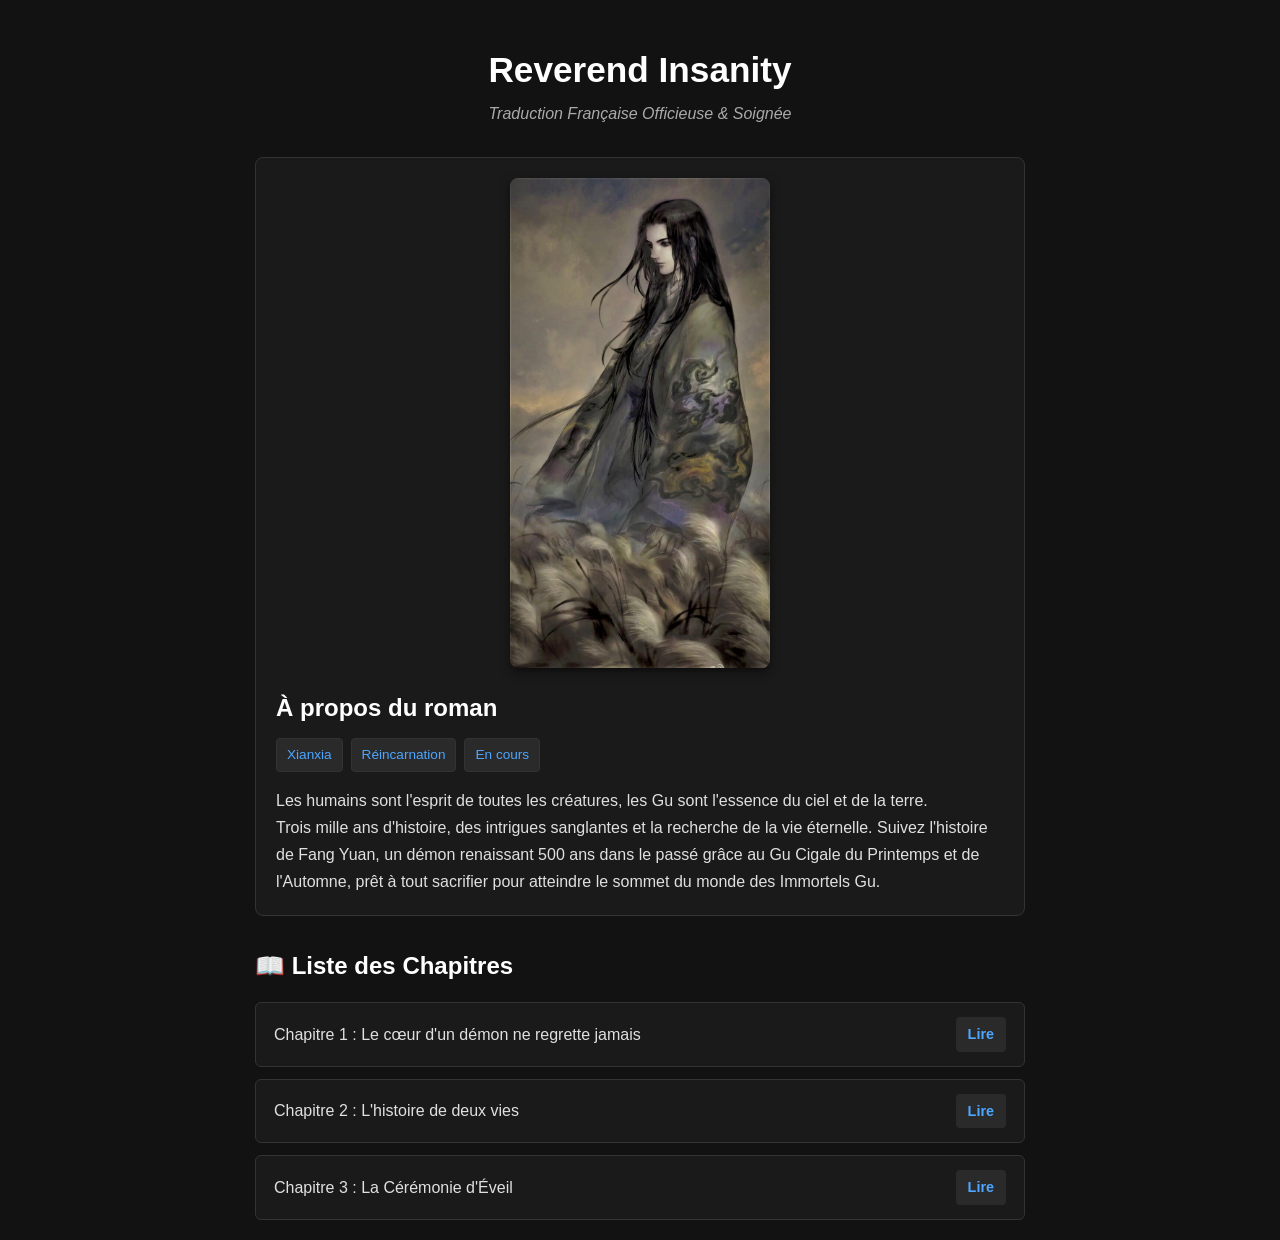
<file: index.html>
<!DOCTYPE html>
<html lang="fr">
<head>
    <meta charset="UTF-8">
    <meta name="viewport" content="width=device-width, initial-scale=1.0">
    <title>Reverend Insanity - Traduction FR</title>
    <link rel="stylesheet" href="style.css">
</head>
<body>

    <div class="container">
        <header style="text-align: center; margin: 20px 0 30px 0;">
            <h1 style="font-size: 2.2em; color: #fff;">Reverend Insanity</h1>
            <p style="color: #aaa; font-style: italic;">Traduction Française Officieuse & Soignée</p>
        </header>

        <main>
            <!-- Carte d'en-tête -->
            <div class="novel-header-card">
                <img src="cover.jpg" alt="Reverend Insanity Cover" class="cover-image">
                <div class="synopsis-content">
                    <h2>À propos du roman</h2>
                    <div class="tags">
                        <span class="badge">Xianxia</span>
                        <span class="badge">Réincarnation</span>
                        <span class="badge">En cours</span>
                    </div>
                    <p>Les humains sont l'esprit de toutes les créatures, les Gu sont l'essence du ciel et de la terre.</p>
                    <p>Trois mille ans d'histoire, des intrigues sanglantes et la recherche de la vie éternelle. Suivez l'histoire de Fang Yuan, un démon renaissant 500 ans dans le passé grâce au Gu Cigale du Printemps et de l'Automne, prêt à tout sacrifier pour atteindre le sommet du monde des Immortels Gu.</p>
                </div>
            </div>

            <!-- Liste propre des chapitres sous forme de cartes séparées -->
            <section class="chapters-section">
                <h2>📖 Liste des Chapitres</h2>
                <div class="chapters-grid">
                    <a href="chapitre-1.html" class="chapter-card">
                        <span class="chapter-title">Chapitre 1 : Le cœur d'un démon ne regrette jamais</span>
                        <span class="read-btn">Lire</span>
                    </a>
                    <a href="chapitre-2.html" class="chapter-card">
                        <span class="chapter-title">Chapitre 2 : L'histoire de deux vies</span>
                        <span class="read-btn">Lire</span>
                    </a>
                    <a href="chapitre-3.html" class="chapter-card">
                        <span class="chapter-title">Chapitre 3 : La Cérémonie d'Éveil</span>
                        <span class="read-btn">Lire</span>
                    </a>
                </div>
            </section>
        </main>
    </div>

</body>
</html>
</file>
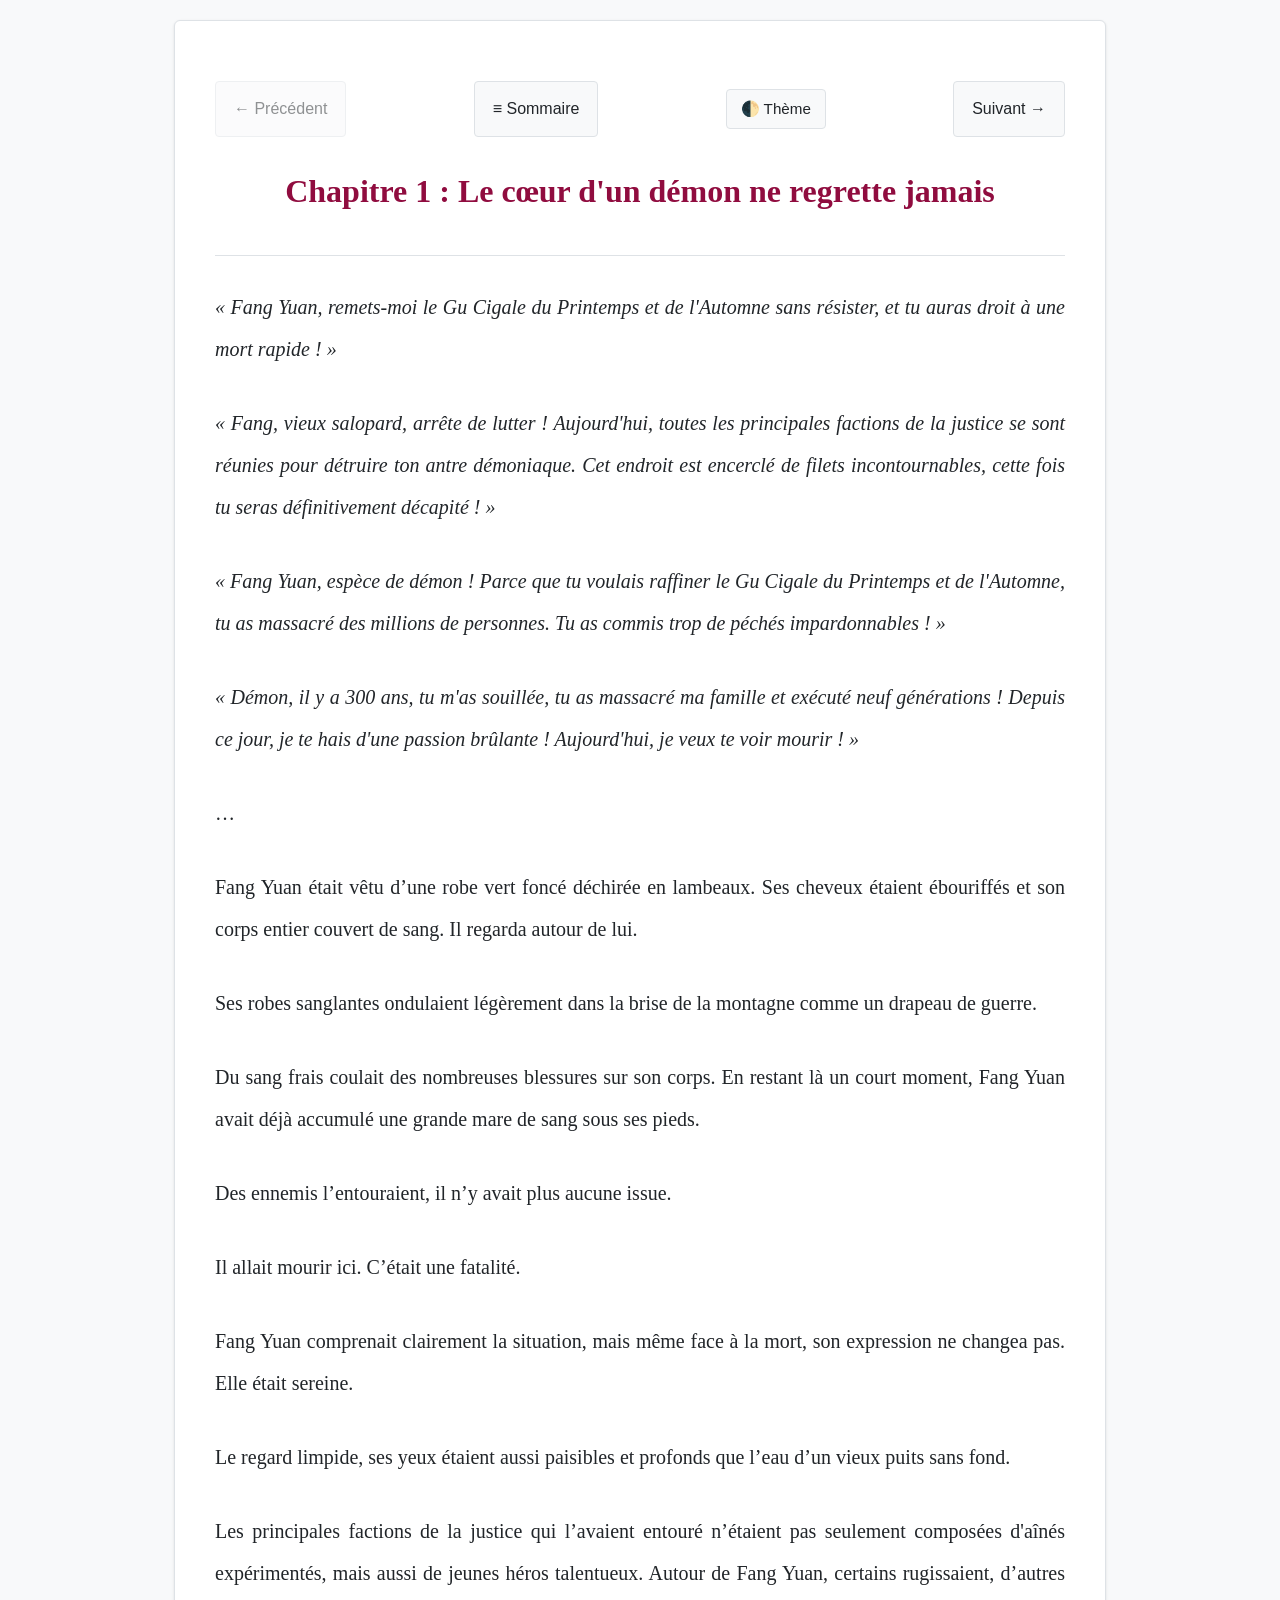
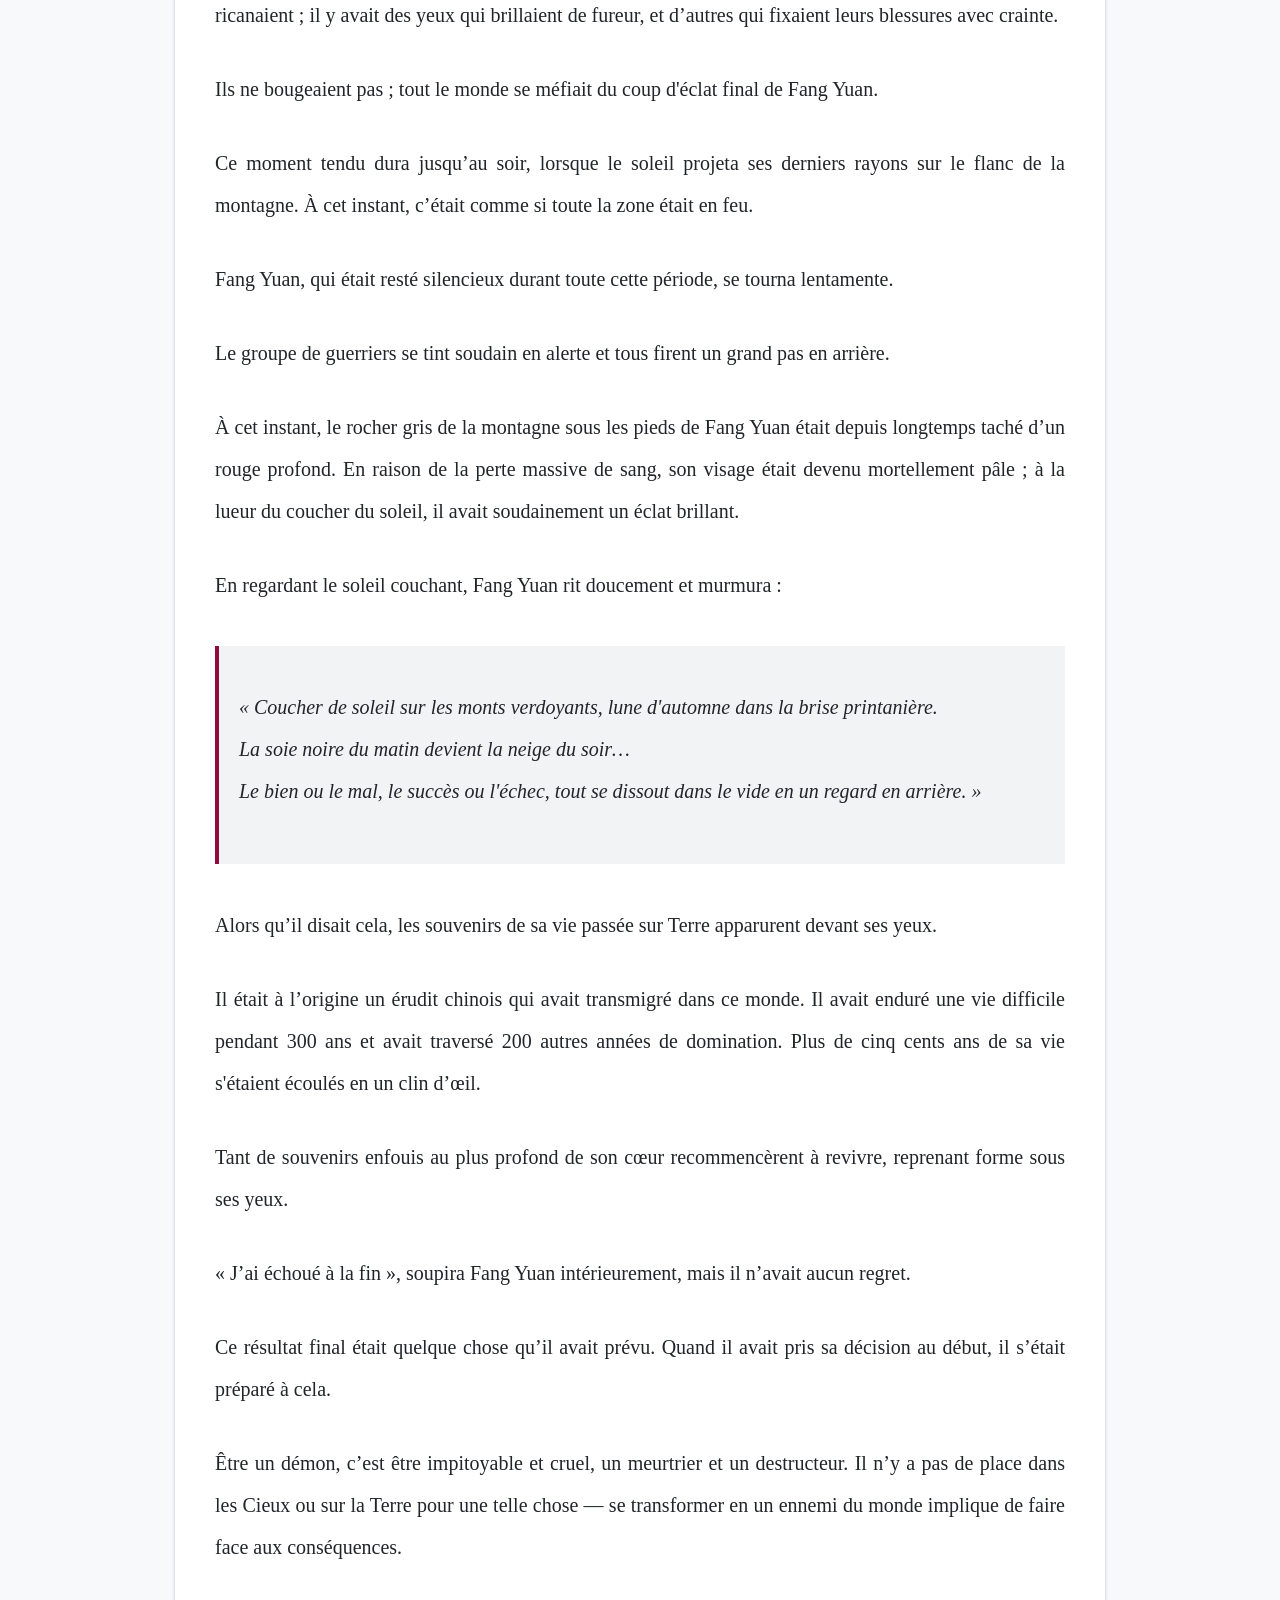
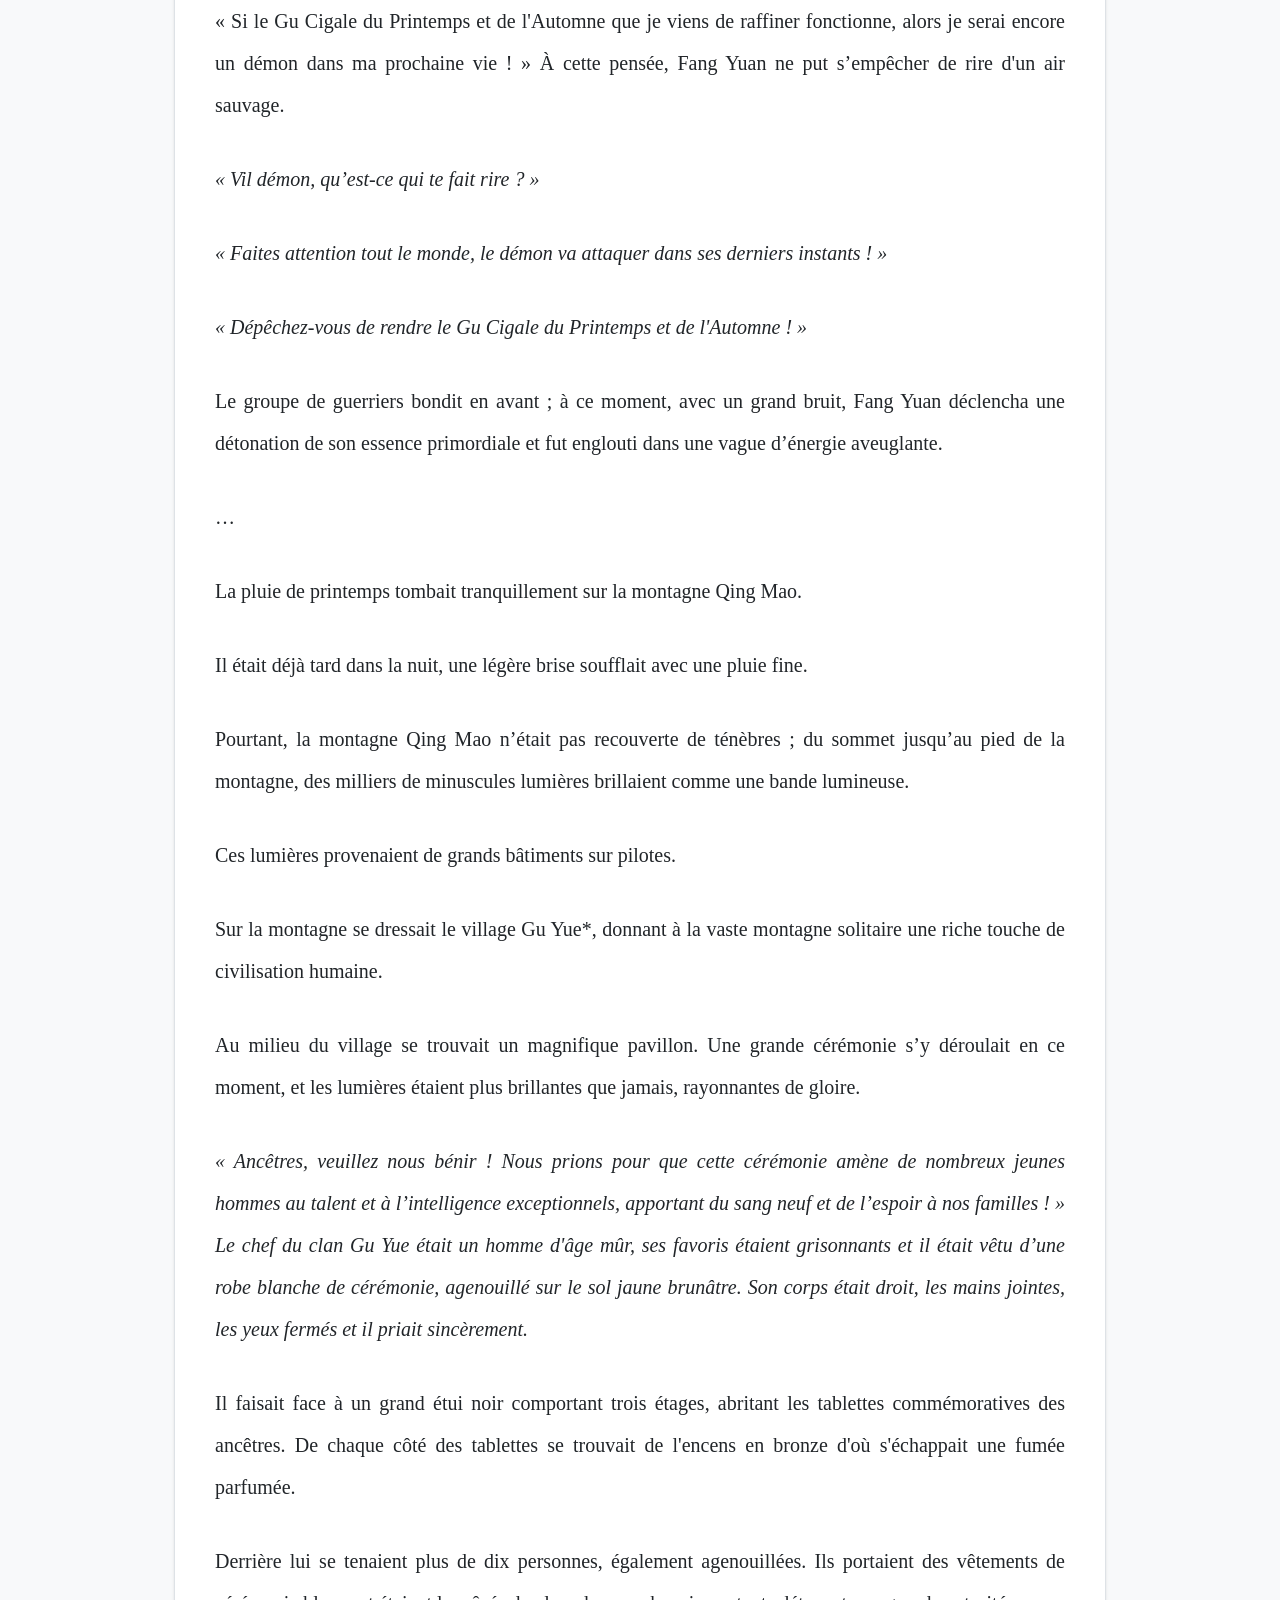
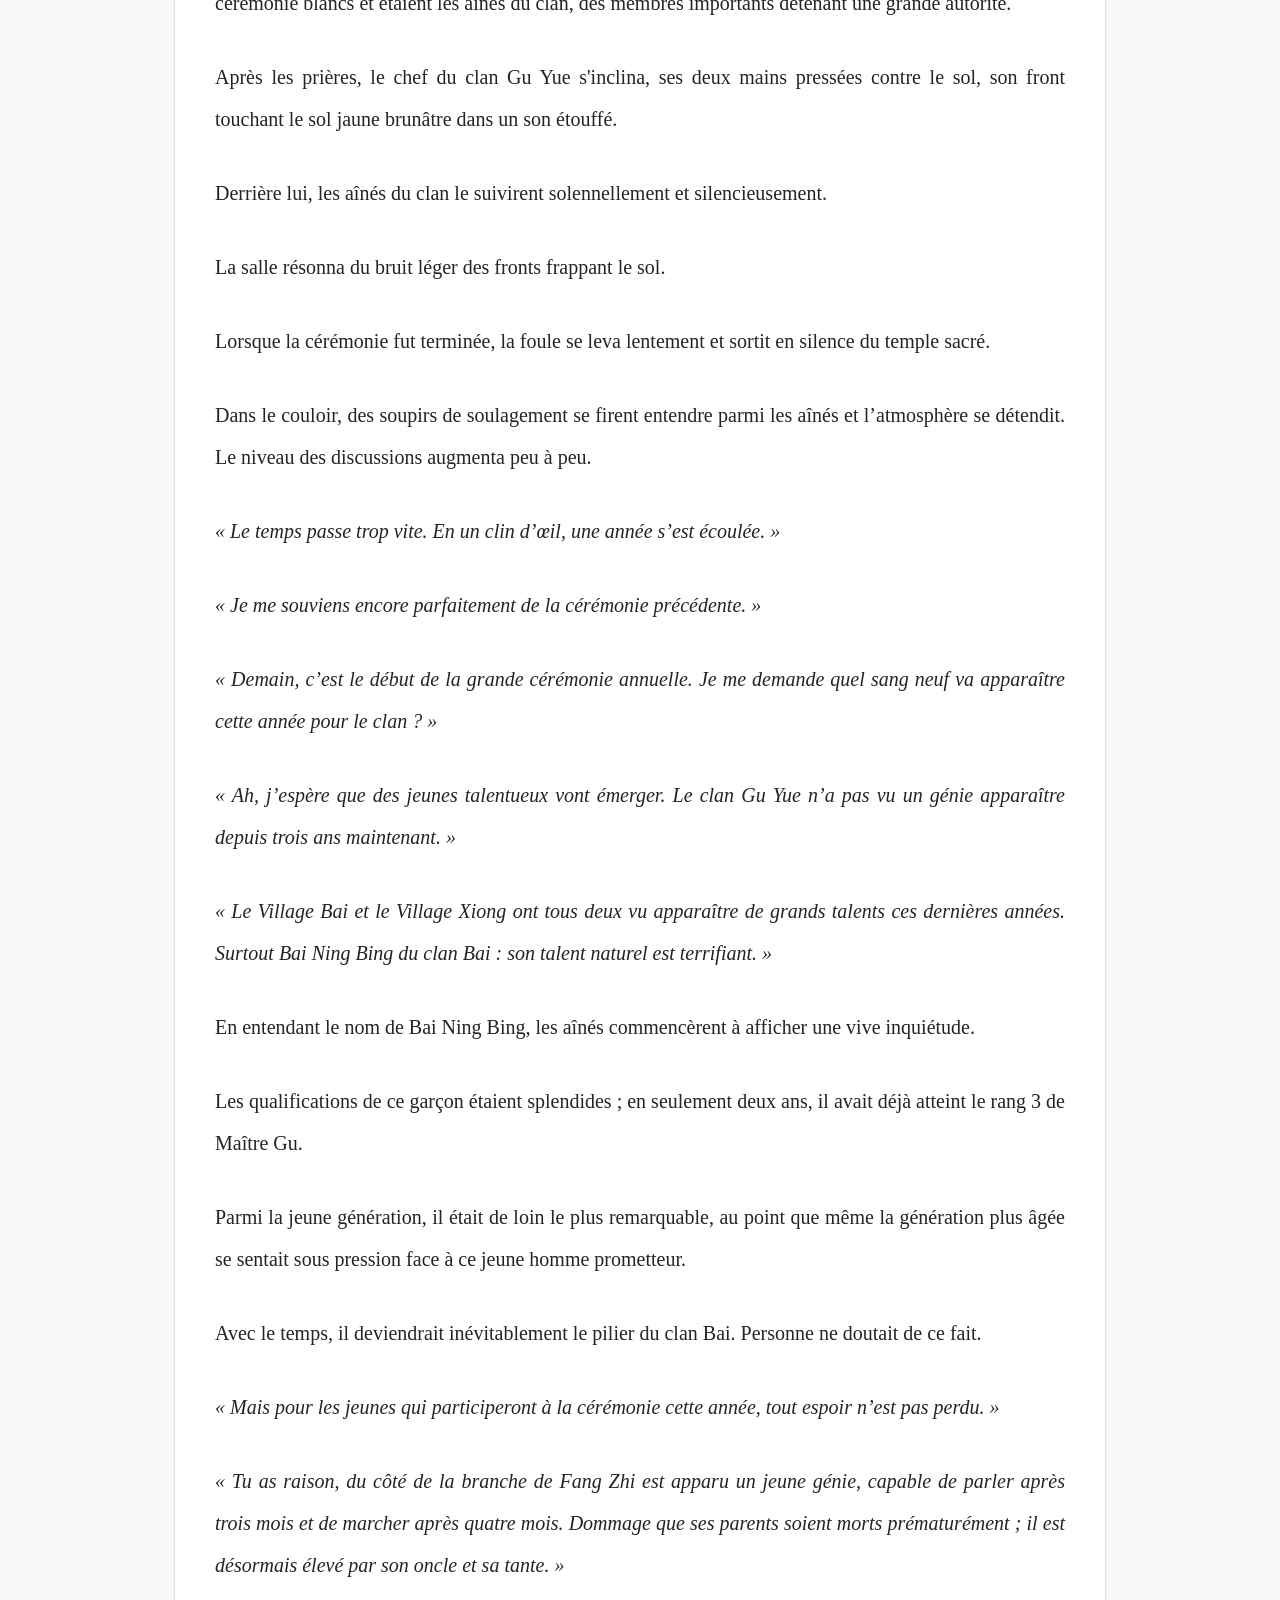
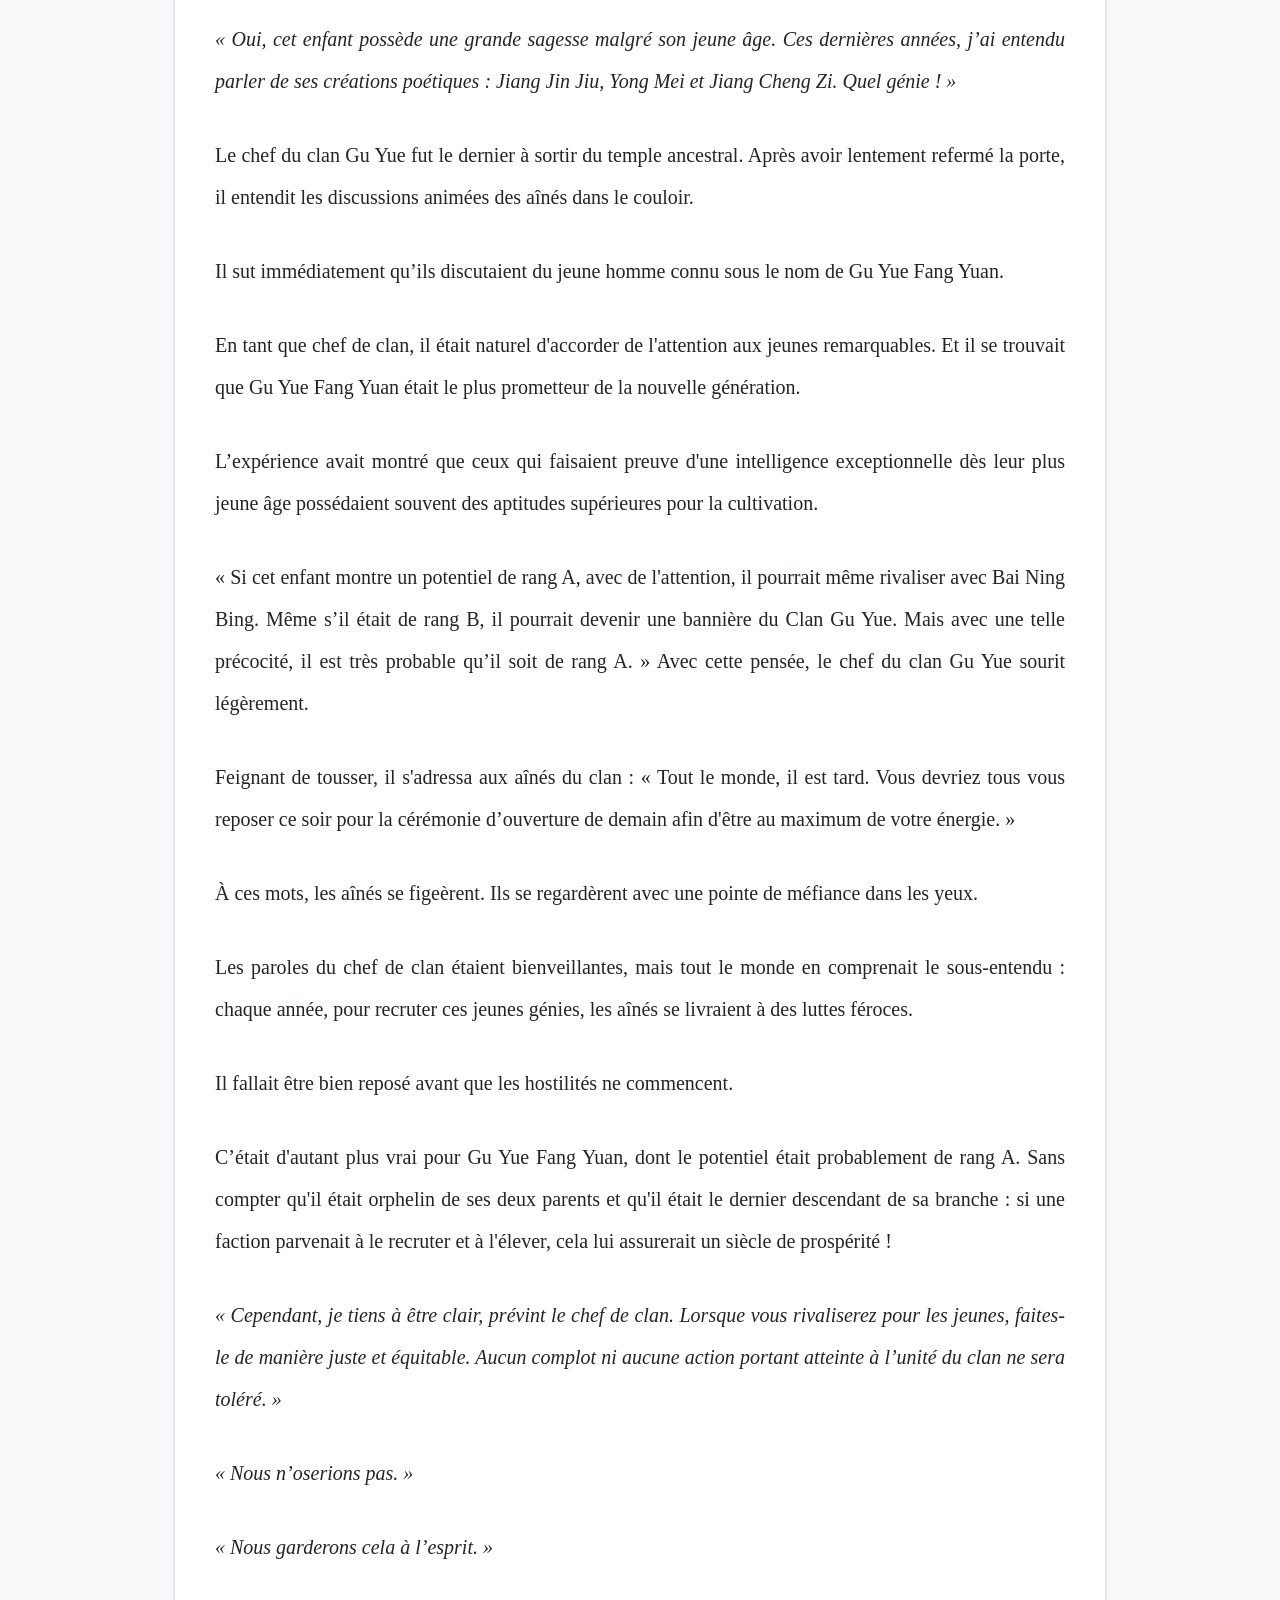
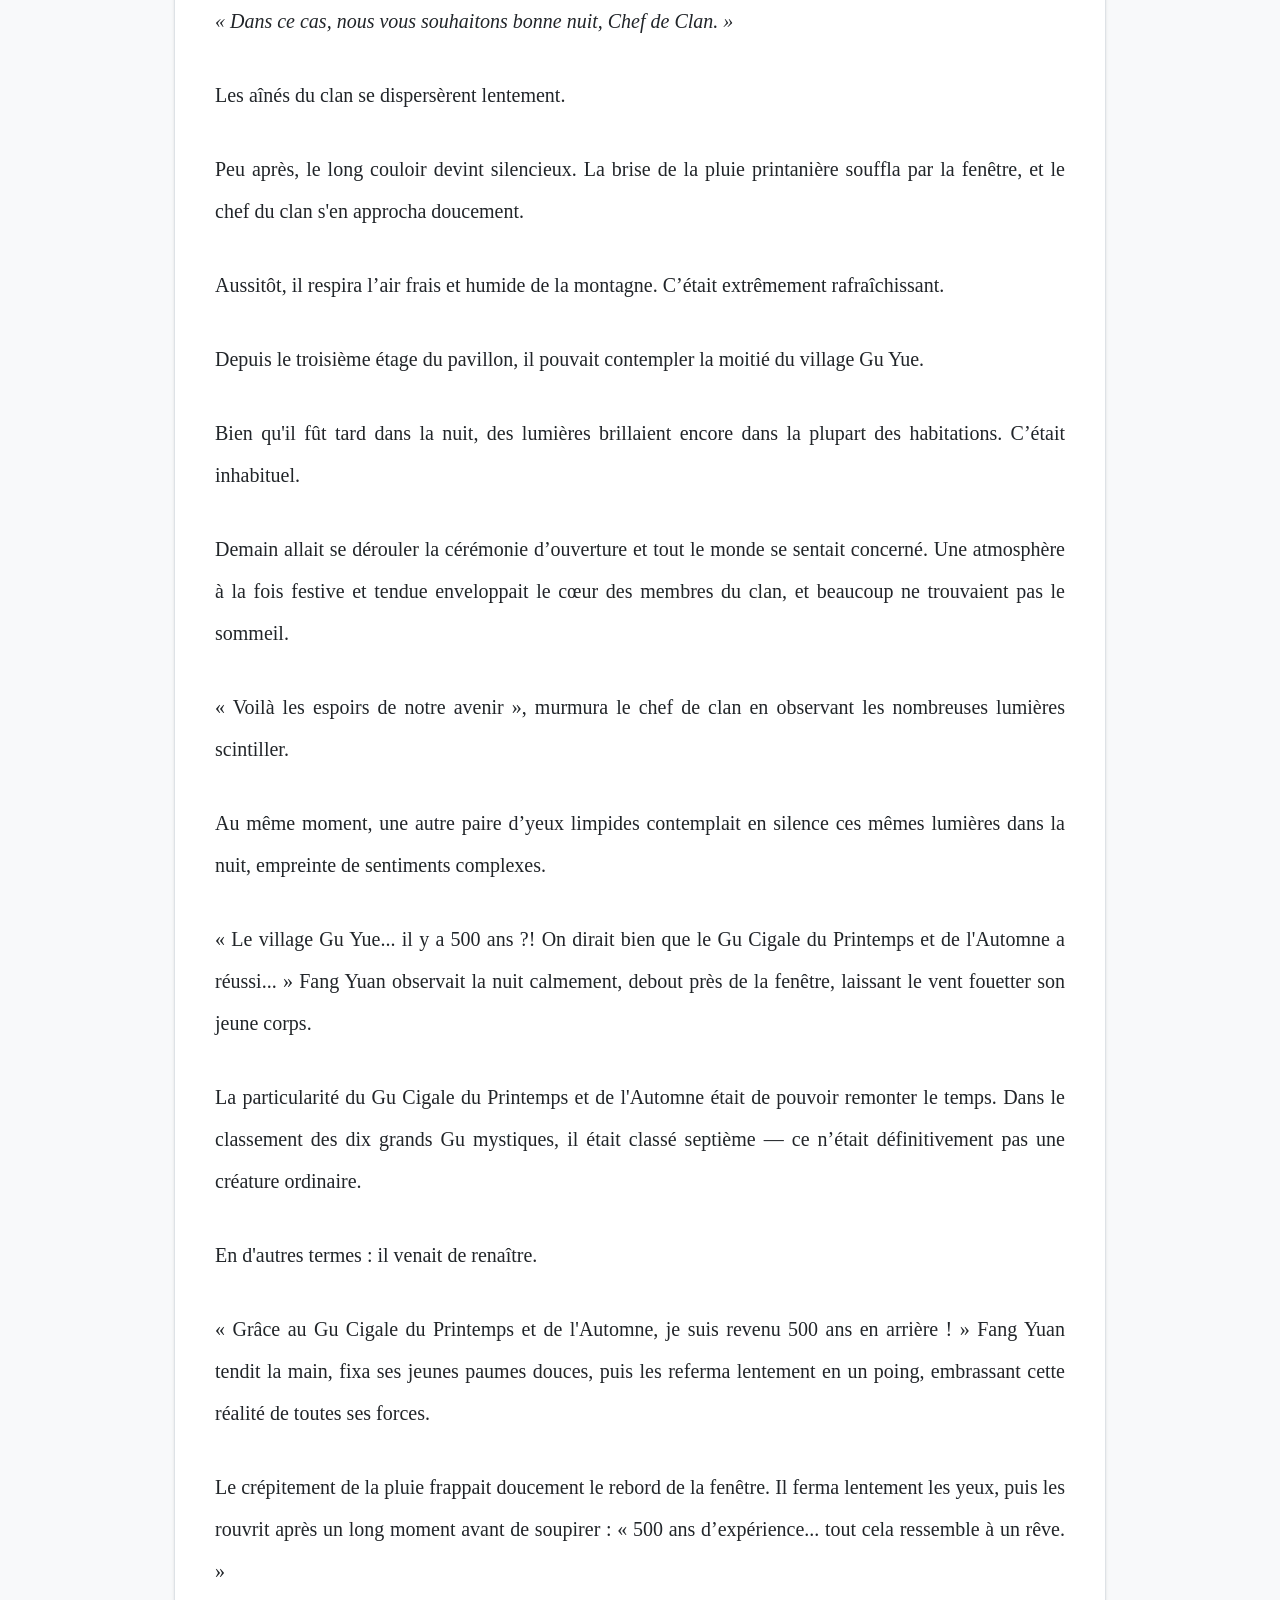
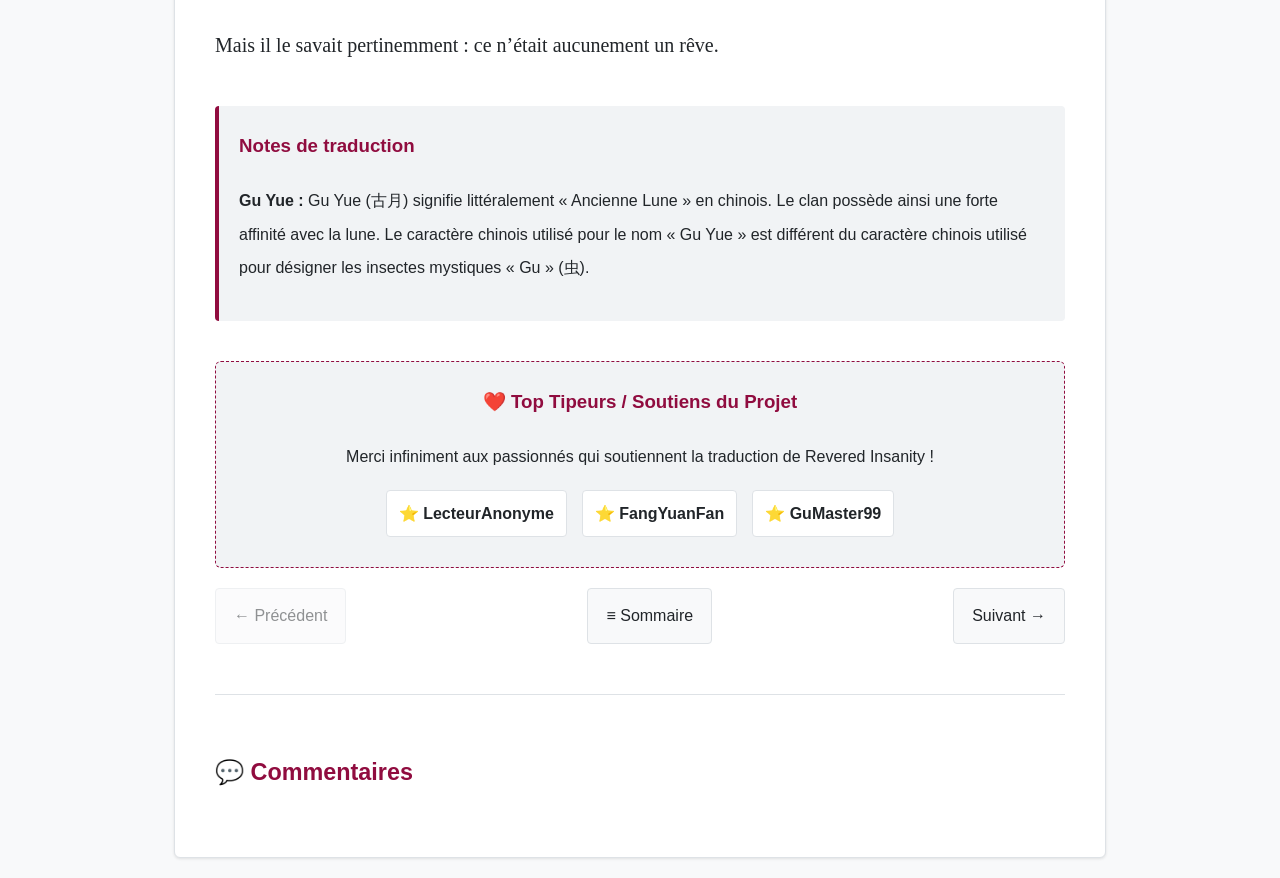
<file: chapitre-1.html>
<!DOCTYPE html>
<html lang="fr">
<head>
    <meta charset="UTF-8">
    <meta name="viewport" content="width=device-width, initial-scale=1.0">
    <title>Chapitre 1 - Revered Insanity</title>
    <style>
        :root {
            --bg-color: #f8f9fa;
            --text-color: #212529;
            --card-bg: #ffffff;
            --accent-color: #900c3f;
            --border-color: #dee2e6;
            --note-bg: #f1f3f5;
            --btn-bg: #f8f9fa;
            --btn-hover: #e9ecef;
        }

        body.dark-theme {
            --bg-color: #121212;
            --text-color: #d1d5db;
            --card-bg: #1e1e1e;
            --accent-color: #e63946;
            --border-color: #333333;
            --note-bg: #2a2a2a;
            --btn-bg: #2a2a2a;
            --btn-hover: #3a3a3a;
        }

        body {
            font-family: 'Merriweather', Georgia, 'Times New Roman', serif;
            background-color: var(--bg-color);
            color: var(--text-color);
            line-height: 2.1;
            font-size: 1.25rem;
            margin: 0;
            padding: 20px 10px;
            transition: background-color 0.3s, color 0.3s;
        }

        .container {
            max-width: 850px;
            margin: 0 auto;
            background-color: var(--card-bg);
            padding: 40px;
            border-radius: 6px;
            box-shadow: 0 1px 3px rgba(0,0,0,0.1);
            border: 1px solid var(--border-color);
        }

        .header {
            text-align: center;
            border-bottom: 1px solid var(--border-color);
            padding-bottom: 20px;
            margin-bottom: 30px;
        }

        h1 {
            color: var(--accent-color);
            font-size: 2rem;
            margin-bottom: 10px;
        }

        .nav-top, .nav-bottom {
            display: flex;
            justify-content: space-between;
            align-items: center;
            margin: 20px 0;
            gap: 10px;
        }

        .btn-nav {
            display: inline-block;
            padding: 10px 18px;
            background-color: var(--btn-bg);
            color: var(--text-color);
            text-decoration: none;
            border: 1px solid var(--border-color);
            border-radius: 4px;
            font-size: 1rem;
            font-family: sans-serif;
            transition: background 0.2s;
        }

        .btn-nav:hover {
            background-color: var(--btn-hover);
        }

        .btn-disabled {
            opacity: 0.5;
            cursor: not-allowed;
            pointer-events: none;
        }

        .theme-toggle {
            background: var(--btn-bg);
            border: 1px solid var(--border-color);
            color: var(--text-color);
            padding: 10px 14px;
            border-radius: 4px;
            cursor: pointer;
            font-size: 0.95rem;
        }

        .chapitre-content p {
            margin-bottom: 1.6em;
            text-align: justify;
            text-justify: inter-word;
        }

        .dialogue {
            font-style: italic;
        }

        .poem {
            margin: 2em 0;
            padding: 20px;
            border-left: 4px solid var(--accent-color);
            background-color: var(--note-bg);
            font-style: italic;
        }

        .translation-notes {
            margin-top: 40px;
            padding: 20px;
            background-color: var(--note-bg);
            border-left: 4px solid var(--accent-color);
            border-radius: 4px;
            font-size: 1rem;
            font-family: sans-serif;
        }

        .translation-notes h3 {
            margin-top: 0;
            color: var(--accent-color);
        }

        /* Section Tipeee / Top Tipeurs */
        .tipeur-box {
            margin-top: 40px;
            padding: 20px;
            border: 1px dashed var(--accent-color);
            background-color: var(--note-bg);
            border-radius: 6px;
            text-align: center;
            font-family: sans-serif;
            font-size: 1rem;
        }

        .tipeur-box h3 {
            margin-top: 0;
            color: var(--accent-color);
        }

        .tipeur-list {
            list-style: none;
            padding: 0;
            margin: 10px 0;
            display: flex;
            justify-content: center;
            gap: 15px;
            flex-wrap: wrap;
        }

        .tipeur-item {
            background: var(--card-bg);
            padding: 6px 12px;
            border-radius: 4px;
            border: 1px solid var(--border-color);
            font-weight: bold;
        }

        /* Section Commentaires Cusdis */
        .comments-section {
            margin-top: 50px;
            padding-top: 30px;
            border-top: 1px solid var(--border-color);
            font-family: sans-serif;
        }

        .comments-section h3 {
            color: var(--accent-color);
            margin-bottom: 20px;
        }
    </style>
</head>
<body>

    <div class="container">
        
        <!-- Navigation Haute -->
        <div class="nav-top">
            <a href="#" class="btn-nav btn-disabled">← Précédent</a>
            <a href="index.html" class="btn-nav">≡ Sommaire</a>
            <button class="theme-toggle" onclick="toggleTheme()">🌓 Thème</button>
            <a href="chapitre-2.html" class="btn-nav">Suivant →</a>
        </div>

        <div class="header">
            <h1>Chapitre 1 : Le cœur d'un démon ne regrette jamais</h1>
        </div>

        <div class="chapitre-content">
            <p class="dialogue">« Fang Yuan, remets-moi le Gu Cigale du Printemps et de l'Automne sans résister, et tu auras droit à une mort rapide ! »</p>
            <p class="dialogue">« Fang, vieux salopard, arrête de lutter ! Aujourd'hui, toutes les principales factions de la justice se sont réunies pour détruire ton antre démoniaque. Cet endroit est encerclé de filets incontournables, cette fois tu seras définitivement décapité ! »</p>
            <p class="dialogue">« Fang Yuan, espèce de démon ! Parce que tu voulais raffiner le Gu Cigale du Printemps et de l'Automne, tu as massacré des millions de personnes. Tu as commis trop de péchés impardonnables ! »</p>
            <p class="dialogue">« Démon, il y a 300 ans, tu m'as souillée, tu as massacré ma famille et exécuté neuf générations ! Depuis ce jour, je te hais d'une passion brûlante ! Aujourd'hui, je veux te voir mourir ! »</p>
            <p>…</p>
            <p>Fang Yuan était vêtu d’une robe vert foncé déchirée en lambeaux. Ses cheveux étaient ébouriffés et son corps entier couvert de sang. Il regarda autour de lui.</p>
            <p>Ses robes sanglantes ondulaient légèrement dans la brise de la montagne comme un drapeau de guerre.</p>
            <p>Du sang frais coulait des nombreuses blessures sur son corps. En restant là un court moment, Fang Yuan avait déjà accumulé une grande mare de sang sous ses pieds.</p>
            <p>Des ennemis l’entouraient, il n’y avait plus aucune issue.</p>
            <p>Il allait mourir ici. C’était une fatalité.</p>
            <p>Fang Yuan comprenait clairement la situation, mais même face à la mort, son expression ne changea pas. Elle était sereine.</p>
            <p>Le regard limpide, ses yeux étaient aussi paisibles et profonds que l’eau d’un vieux puits sans fond.</p>
            <p>Les principales factions de la justice qui l’avaient entouré n’étaient pas seulement composées d'aînés expérimentés, mais aussi de jeunes héros talentueux. Autour de Fang Yuan, certains rugissaient, d’autres ricanaient ; il y avait des yeux qui brillaient de fureur, et d’autres qui fixaient leurs blessures avec crainte.</p>
            <p>Ils ne bougeaient pas ; tout le monde se méfiait du coup d'éclat final de Fang Yuan.</p>
            <p>Ce moment tendu dura jusqu’au soir, lorsque le soleil projeta ses derniers rayons sur le flanc de la montagne. À cet instant, c’était comme si toute la zone était en feu.</p>
            <p>Fang Yuan, qui était resté silencieux durant toute cette période, se tourna lentamente.</p>
            <p>Le groupe de guerriers se tint soudain en alerte et tous firent un grand pas en arrière.</p>
            <p>À cet instant, le rocher gris de la montagne sous les pieds de Fang Yuan était depuis longtemps taché d’un rouge profond. En raison de la perte massive de sang, son visage était devenu mortellement pâle ; à la lueur du coucher du soleil, il avait soudainement un éclat brillant.</p>
            <p>En regardant le soleil couchant, Fang Yuan rit doucement et murmura :</p>

            <div class="poem">
                <p>« Coucher de soleil sur les monts verdoyants, lune d'automne dans la brise printanière.<br>
                La soie noire du matin devient la neige du soir…<br>
                Le bien ou le mal, le succès ou l'échec, tout se dissout dans le vide en un regard en arrière. »</p>
            </div>

            <p>Alors qu’il disait cela, les souvenirs de sa vie passée sur Terre apparurent devant ses yeux.</p>
            <p>Il était à l’origine un érudit chinois qui avait transmigré dans ce monde. Il avait enduré une vie difficile pendant 300 ans et avait traversé 200 autres années de domination. Plus de cinq cents ans de sa vie s'étaient écoulés en un clin d’œil.</p>
            <p>Tant de souvenirs enfouis au plus profond de son cœur recommencèrent à revivre, reprenant forme sous ses yeux.</p>
            <p>« J’ai échoué à la fin », soupira Fang Yuan intérieurement, mais il n’avait aucun regret.</p>
            <p>Ce résultat final était quelque chose qu’il avait prévu. Quand il avait pris sa décision au début, il s’était préparé à cela.</p>
            <p>Être un démon, c’est être impitoyable et cruel, un meurtrier et un destructeur. Il n’y a pas de place dans les Cieux ou sur la Terre pour une telle chose — se transformer en un ennemi du monde implique de faire face aux conséquences.</p>
            <p>« Si le Gu Cigale du Printemps et de l'Automne que je viens de raffiner fonctionne, alors je serai encore un démon dans ma prochaine vie ! » À cette pensée, Fang Yuan ne put s’empêcher de rire d'un air sauvage.</p>
            <p class="dialogue">« Vil démon, qu’est-ce qui te fait rire ? »</p>
            <p class="dialogue">« Faites attention tout le monde, le démon va attaquer dans ses derniers instants ! »</p>
            <p class="dialogue">« Dépêchez-vous de rendre le Gu Cigale du Printemps et de l'Automne ! »</p>
            <p>Le groupe de guerriers bondit en avant ; à ce moment, avec un grand bruit, Fang Yuan déclencha une détonation de son essence primordiale et fut englouti dans une vague d’énergie aveuglante.</p>
            <p>…</p>
            <p>La pluie de printemps tombait tranquillement sur la montagne Qing Mao.</p>
            <p>Il était déjà tard dans la nuit, une légère brise soufflait avec une pluie fine.</p>
            <p>Pourtant, la montagne Qing Mao n’était pas recouverte de ténèbres ; du sommet jusqu’au pied de la montagne, des milliers de minuscules lumières brillaient comme une bande lumineuse.</p>
            <p>Ces lumières provenaient de grands bâtiments sur pilotes.</p>
            <p>Sur la montagne se dressait le village Gu Yue*, donnant à la vaste montagne solitaire une riche touche de civilisation humaine.</p>
            <p>Au milieu du village se trouvait un magnifique pavillon. Une grande cérémonie s’y déroulait en ce moment, et les lumières étaient plus brillantes que jamais, rayonnantes de gloire.</p>
            <p class="dialogue">« Ancêtres, veuillez nous bénir ! Nous prions pour que cette cérémonie amène de nombreux jeunes hommes au talent et à l’intelligence exceptionnels, apportant du sang neuf et de l’espoir à nos familles ! » Le chef du clan Gu Yue était un homme d'âge mûr, ses favoris étaient grisonnants et il était vêtu d’une robe blanche de cérémonie, agenouillé sur le sol jaune brunâtre. Son corps était droit, les mains jointes, les yeux fermés et il priait sincèrement.</p>
            <p>Il faisait face à un grand étui noir comportant trois étages, abritant les tablettes commémoratives des ancêtres. De chaque côté des tablettes se trouvait de l'encens en bronze d'où s'échappait une fumée parfumée.</p>
            <p>Derrière lui se tenaient plus de dix personnes, également agenouillées. Ils portaient des vêtements de cérémonie blancs et étaient les aînés du clan, des membres importants détenant une grande autorité.</p>
            <p>Après les prières, le chef du clan Gu Yue s'inclina, ses deux mains pressées contre le sol, son front touchant le sol jaune brunâtre dans un son étouffé.</p>
            <p>Derrière lui, les aînés du clan le suivirent solennellement et silencieusement.</p>
            <p>La salle résonna du bruit léger des fronts frappant le sol.</p>
            <p>Lorsque la cérémonie fut terminée, la foule se leva lentement et sortit en silence du temple sacré.</p>
            <p>Dans le couloir, des soupirs de soulagement se firent entendre parmi les aînés et l’atmosphère se détendit. Le niveau des discussions augmenta peu à peu.</p>
            <p class="dialogue">« Le temps passe trop vite. En un clin d’œil, une année s’est écoulée. »</p>
            <p class="dialogue">« Je me souviens encore parfaitement de la cérémonie précédente. »</p>
            <p class="dialogue">« Demain, c’est le début de la grande cérémonie annuelle. Je me demande quel sang neuf va apparaître cette année pour le clan ? »</p>
            <p class="dialogue">« Ah, j’espère que des jeunes talentueux vont émerger. Le clan Gu Yue n’a pas vu un génie apparaître depuis trois ans maintenant. »</p>
            <p class="dialogue">« Le Village Bai et le Village Xiong ont tous deux vu apparaître de grands talents ces dernières années. Surtout Bai Ning Bing du clan Bai : son talent naturel est terrifiant. »</p>
            <p>En entendant le nom de Bai Ning Bing, les aînés commencèrent à afficher une vive inquiétude.</p>
            <p>Les qualifications de ce garçon étaient splendides ; en seulement deux ans, il avait déjà atteint le rang 3 de Maître Gu.</p>
            <p>Parmi la jeune génération, il était de loin le plus remarquable, au point que même la génération plus âgée se sentait sous pression face à ce jeune homme prometteur.</p>
            <p>Avec le temps, il deviendrait inévitablement le pilier du clan Bai. Personne ne doutait de ce fait.</p>
            <p class="dialogue">« Mais pour les jeunes qui participeront à la cérémonie cette année, tout espoir n’est pas perdu. »</p>
            <p class="dialogue">« Tu as raison, du côté de la branche de Fang Zhi est apparu un jeune génie, capable de parler après trois mois et de marcher après quatre mois. Dommage que ses parents soient morts prématurément ; il est désormais élevé par son oncle et sa tante. »</p>
            <p class="dialogue">« Oui, cet enfant possède une grande sagesse malgré son jeune âge. Ces dernières années, j’ai entendu parler de ses créations poétiques : Jiang Jin Jiu, Yong Mei et Jiang Cheng Zi. Quel génie ! »</p>
            <p>Le chef du clan Gu Yue fut le dernier à sortir du temple ancestral. Après avoir lentement refermé la porte, il entendit les discussions animées des aînés dans le couloir.</p>
            <p>Il sut immédiatement qu’ils discutaient du jeune homme connu sous le nom de Gu Yue Fang Yuan.</p>
            <p>En tant que chef de clan, il était naturel d'accorder de l'attention aux jeunes remarquables. Et il se trouvait que Gu Yue Fang Yuan était le plus prometteur de la nouvelle génération.</p>
            <p>L’expérience avait montré que ceux qui faisaient preuve d'une intelligence exceptionnelle dès leur plus jeune âge possédaient souvent des aptitudes supérieures pour la cultivation.</p>
            <p>« Si cet enfant montre un potentiel de rang A, avec de l'attention, il pourrait même rivaliser avec Bai Ning Bing. Même s’il était de rang B, il pourrait devenir une bannière du Clan Gu Yue. Mais avec une telle précocité, il est très probable qu’il soit de rang A. » Avec cette pensée, le chef du clan Gu Yue sourit légèrement.</p>
            <p>Feignant de tousser, il s'adressa aux aînés du clan : « Tout le monde, il est tard. Vous devriez tous vous reposer ce soir pour la cérémonie d’ouverture de demain afin d'être au maximum de votre énergie. »</p>
            <p>À ces mots, les aînés se figeèrent. Ils se regardèrent avec une pointe de méfiance dans les yeux.</p>
            <p>Les paroles du chef de clan étaient bienveillantes, mais tout le monde en comprenait le sous-entendu : chaque année, pour recruter ces jeunes génies, les aînés se livraient à des luttes féroces.</p>
            <p>Il fallait être bien reposé avant que les hostilités ne commencent.</p>
            <p>C’était d'autant plus vrai pour Gu Yue Fang Yuan, dont le potentiel était probablement de rang A. Sans compter qu'il était orphelin de ses deux parents et qu'il était le dernier descendant de sa branche : si une faction parvenait à le recruter et à l'élever, cela lui assurerait un siècle de prospérité !</p>
            <p class="dialogue">« Cependant, je tiens à être clair, prévint le chef de clan. Lorsque vous rivaliserez pour les jeunes, faites-le de manière juste et équitable. Aucun complot ni aucune action portant atteinte à l’unité du clan ne sera toléré. »</p>
            <p class="dialogue">« Nous n’oserions pas. »</p>
            <p class="dialogue">« Nous garderons cela à l’esprit. »</p>
            <p class="dialogue">« Dans ce cas, nous vous souhaitons bonne nuit, Chef de Clan. »</p>
            <p>Les aînés du clan se dispersèrent lentement.</p>
            <p>Peu après, le long couloir devint silencieux. La brise de la pluie printanière souffla par la fenêtre, et le chef du clan s'en approcha doucement.</p>
            <p>Aussitôt, il respira l’air frais et humide de la montagne. C’était extrêmement rafraîchissant.</p>
            <p>Depuis le troisième étage du pavillon, il pouvait contempler la moitié du village Gu Yue.</p>
            <p>Bien qu'il fût tard dans la nuit, des lumières brillaient encore dans la plupart des habitations. C’était inhabituel.</p>
            <p>Demain allait se dérouler la cérémonie d’ouverture et tout le monde se sentait concerné. Une atmosphère à la fois festive et tendue enveloppait le cœur des membres du clan, et beaucoup ne trouvaient pas le sommeil.</p>
            <p>« Voilà les espoirs de notre avenir », murmura le chef de clan en observant les nombreuses lumières scintiller.</p>
            <p>Au même moment, une autre paire d’yeux limpides contemplait en silence ces mêmes lumières dans la nuit, empreinte de sentiments complexes.</p>
            <p>« Le village Gu Yue... il y a 500 ans ?! On dirait bien que le Gu Cigale du Printemps et de l'Automne a réussi... » Fang Yuan observait la nuit calmement, debout près de la fenêtre, laissant le vent fouetter son jeune corps.</p>
            <p>La particularité du Gu Cigale du Printemps et de l'Automne était de pouvoir remonter le temps. Dans le classement des dix grands Gu mystiques, il était classé septième — ce n’était définitivement pas une créature ordinaire.</p>
            <p>En d'autres termes : il venait de renaître.</p>
            <p>« Grâce au Gu Cigale du Printemps et de l'Automne, je suis revenu 500 ans en arrière ! » Fang Yuan tendit la main, fixa ses jeunes paumes douces, puis les referma lentement en un poing, embrassant cette réalité de toutes ses forces.</p>
            <p>Le crépitement de la pluie frappait doucement le rebord de la fenêtre. Il ferma lentement les yeux, puis les rouvrit après un long moment avant de soupirer : « 500 ans d’expérience... tout cela ressemble à un rêve. »</p>
            <p>Mais il le savait pertinemment : ce n’était aucunement un rêve.</p>
        </div>

        <div class="translation-notes">
            <h3>Notes de traduction</h3>
            <p><strong>Gu Yue :</strong> Gu Yue (古月) signifie littéralement « Ancienne Lune » en chinois. Le clan possède ainsi une forte affinité avec la lune. Le caractère chinois utilisé pour le nom « Gu Yue » est différent du caractère chinois utilisé pour désigner les insectes mystiques « Gu » (虫).</p>
        </div>

        <!-- Section Top Tipeurs / Tipee -->
        <div class="tipeur-box">
            <h3>❤️ Top Tipeurs / Soutiens du Projet</h3>
            <p>Merci infiniment aux passionnés qui soutiennent la traduction de Revered Insanity !</p>
            <ul class="tipeur-list">
                <li class="tipeur-item">⭐ LecteurAnonyme</li>
                <li class="tipeur-item">⭐ FangYuanFan</li>
                <li class="tipeur-item">⭐ GuMaster99</li>
            </ul>
        </div>

        <!-- Navigation Basse -->
        <div class="nav-bottom">
            <a href="#" class="btn-nav btn-disabled">← Précédent</a>
            <a href="index.html" class="btn-nav">≡ Sommaire</a>
            <a href="chapitre-2.html" class="btn-nav">Suivant →</a>
        </div>

        <!-- Espace Commentaires Cusdis -->
        <div class="comments-section">
            <h3>💬 Commentaires</h3>
            <div id="cusdis_thread"
              data-host="https://cusdis.com"
              data-app-id="0400387f-9daa-413e-a461-495c8361c09e"
              data-page-id="chapitre-1"
              data-page-url=""
              data-page-title="Chapitre 1 - Revered Insanity"
            ></div>
            <script async defer src="https://cusdis.com/js/cusdis.es.js"></script>
        </div>

    </div>

    <script>
        function toggleTheme() {
            document.body.classList.toggle('dark-theme');
        }
    </script>
</body>
</html>
</file>
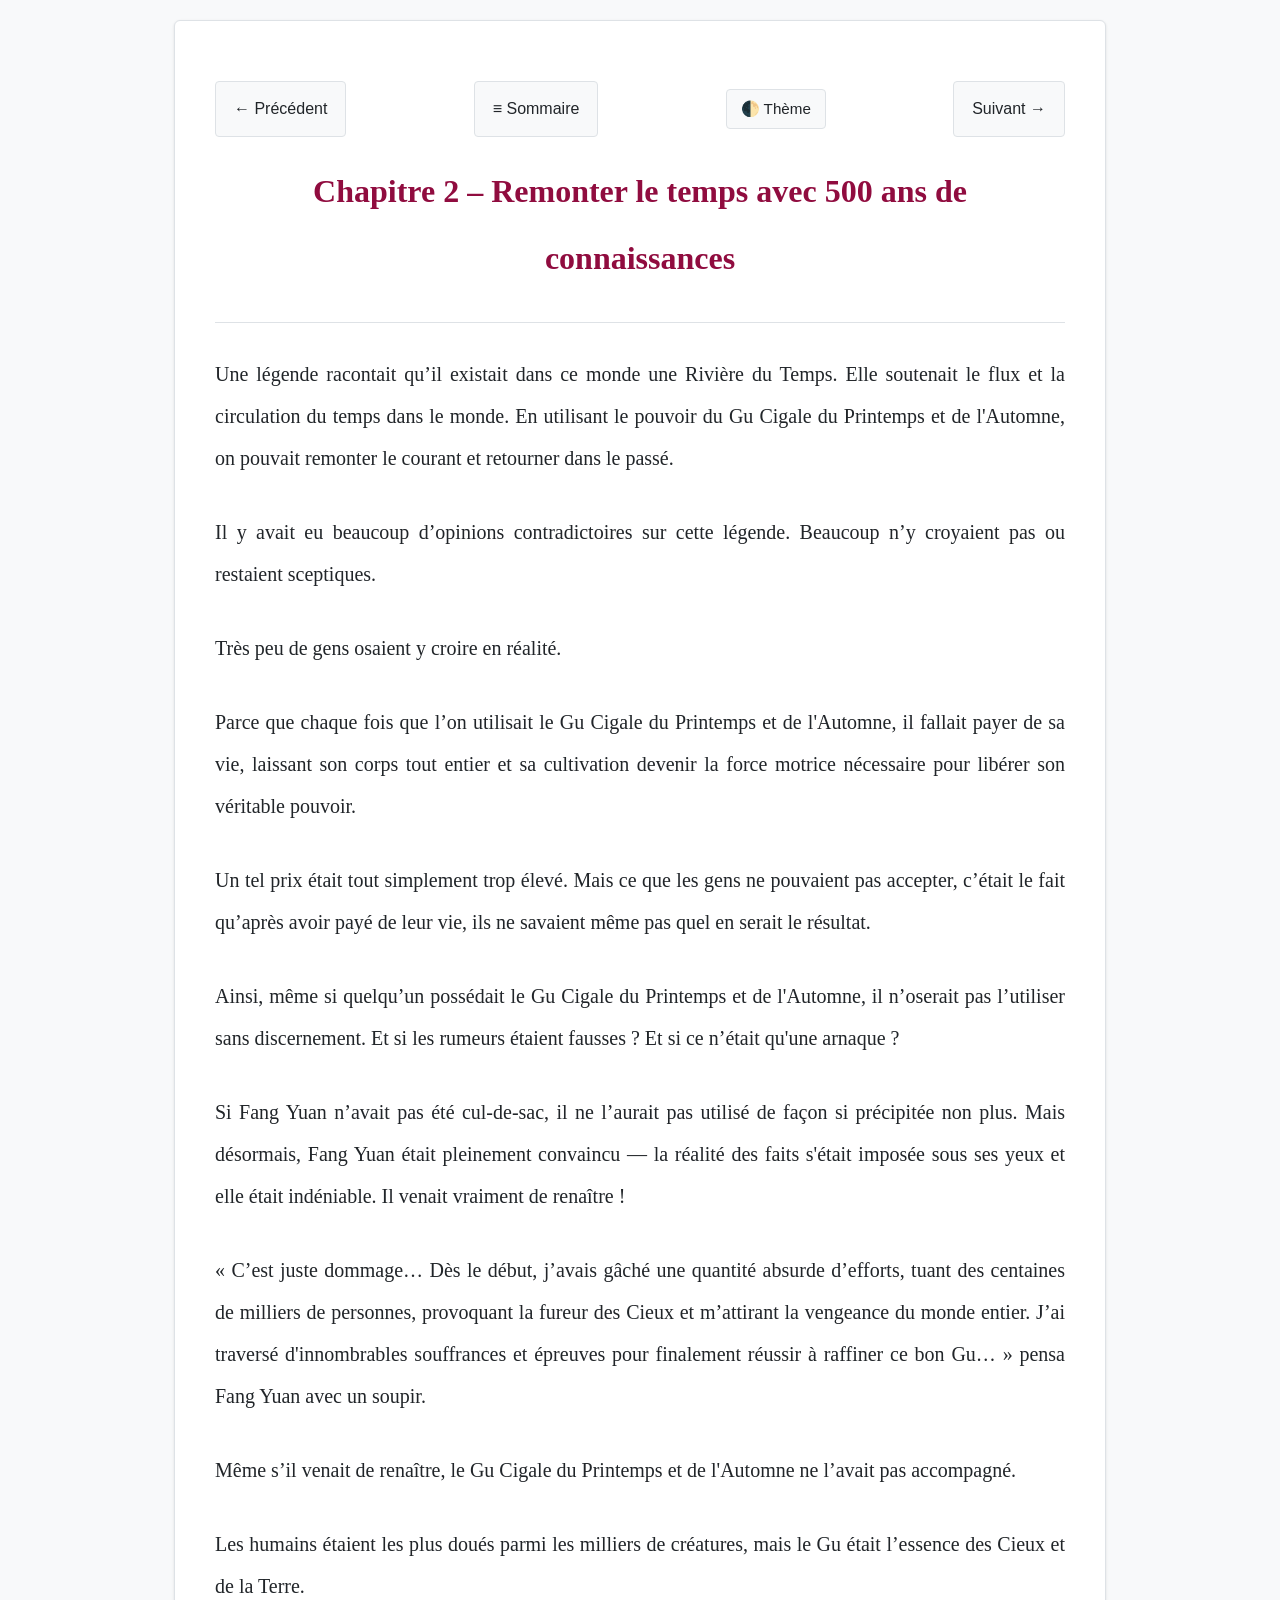
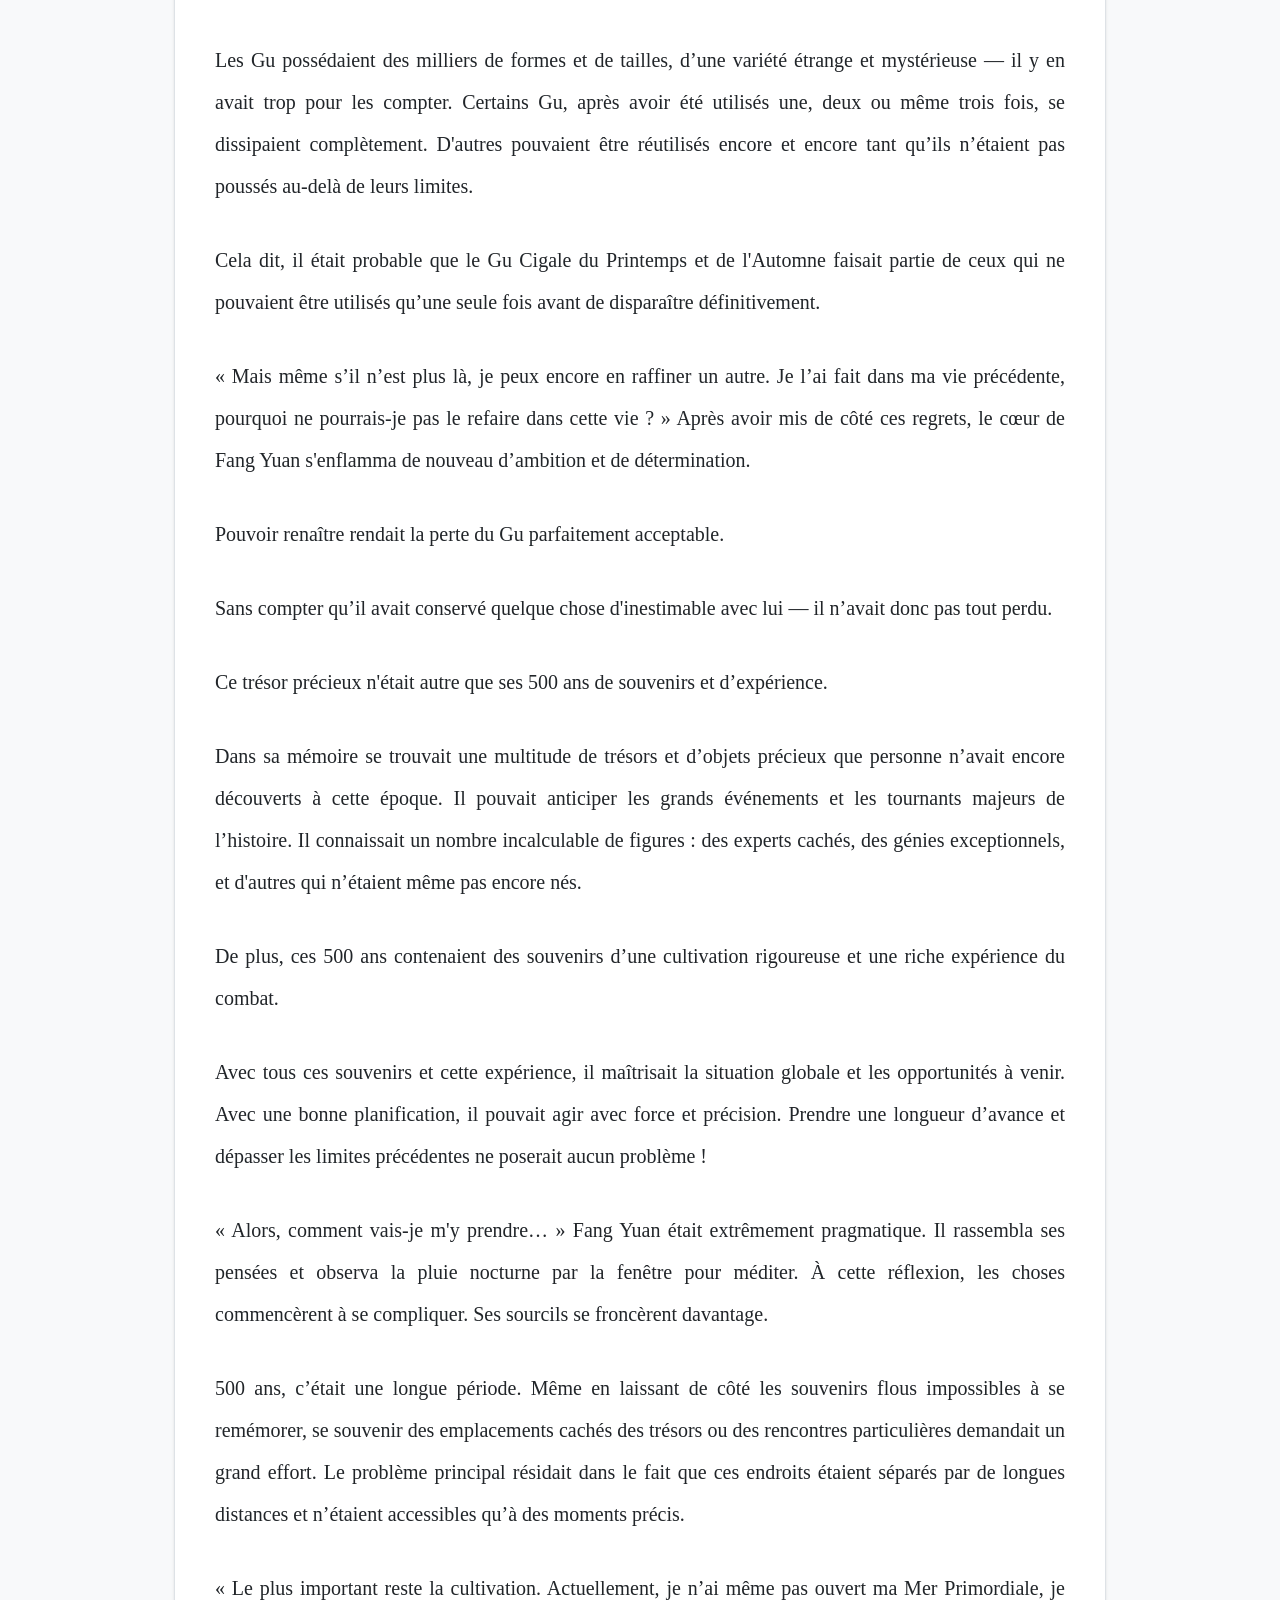
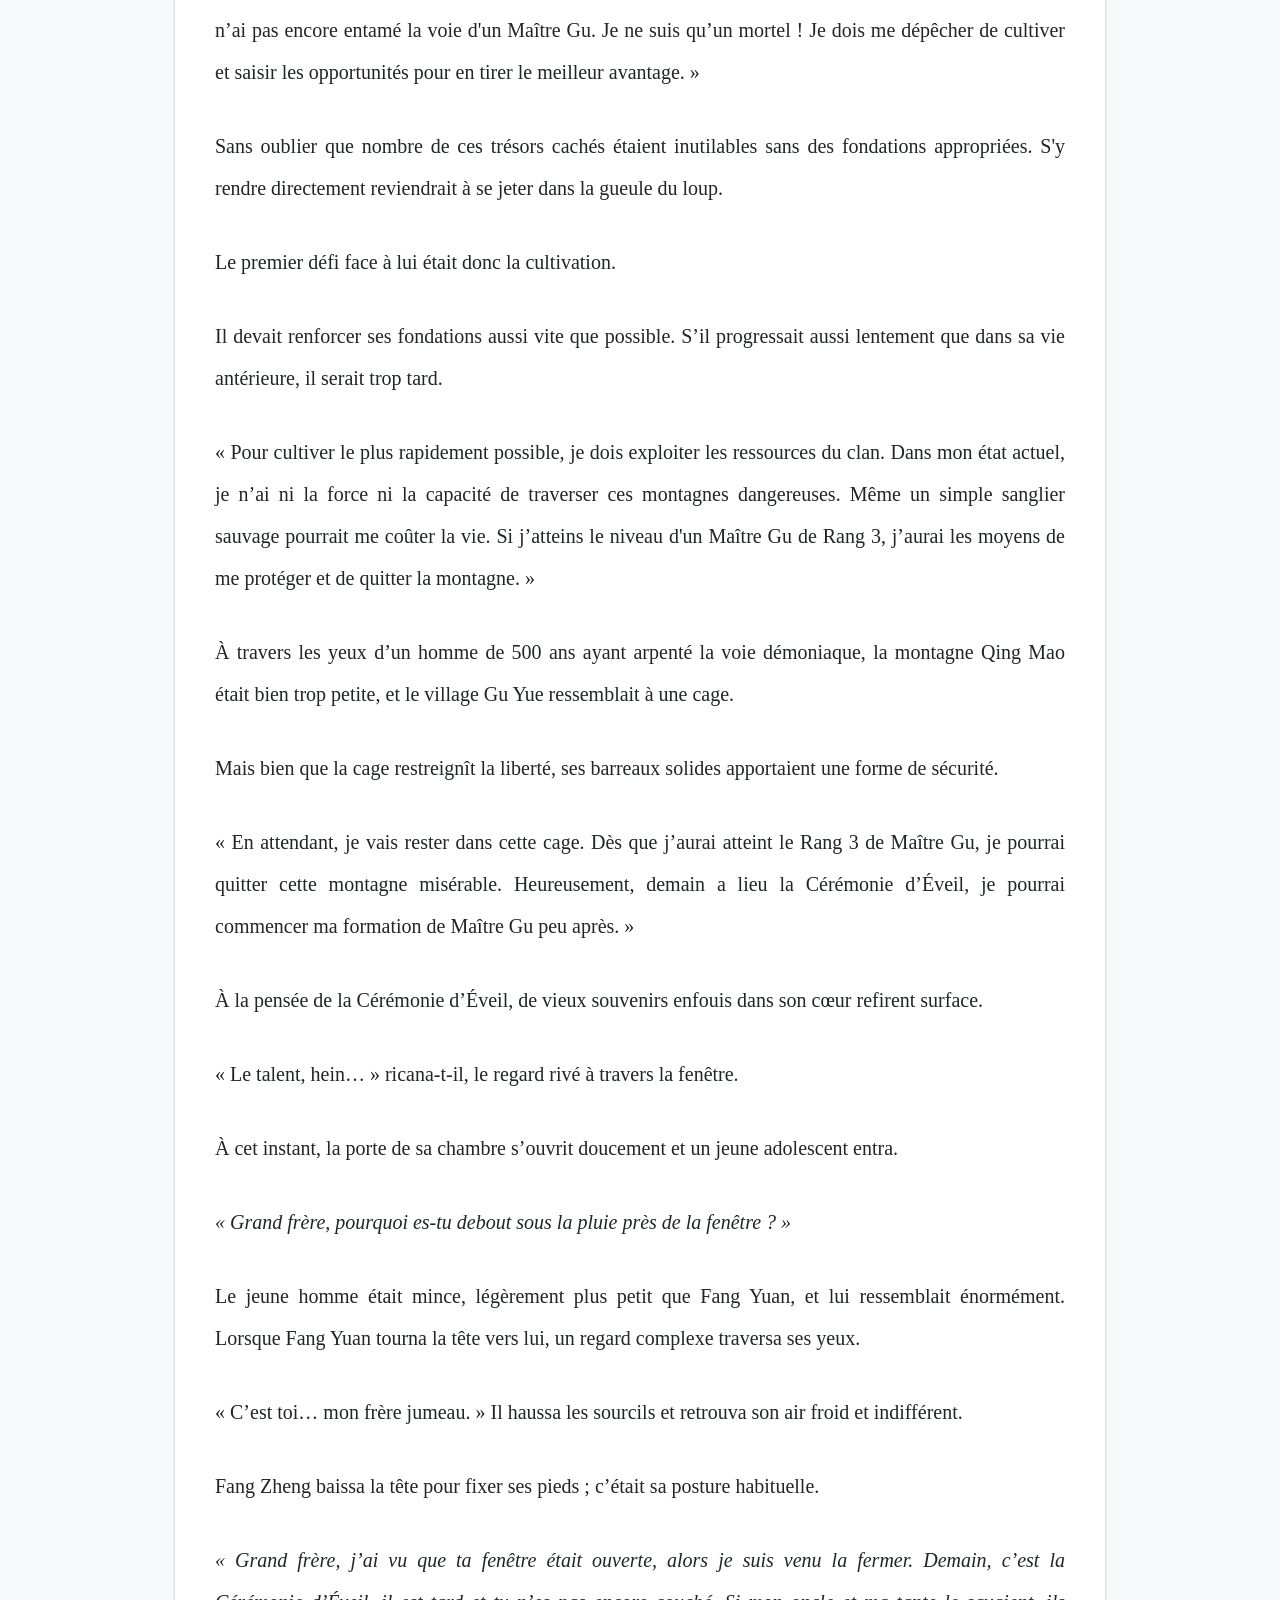
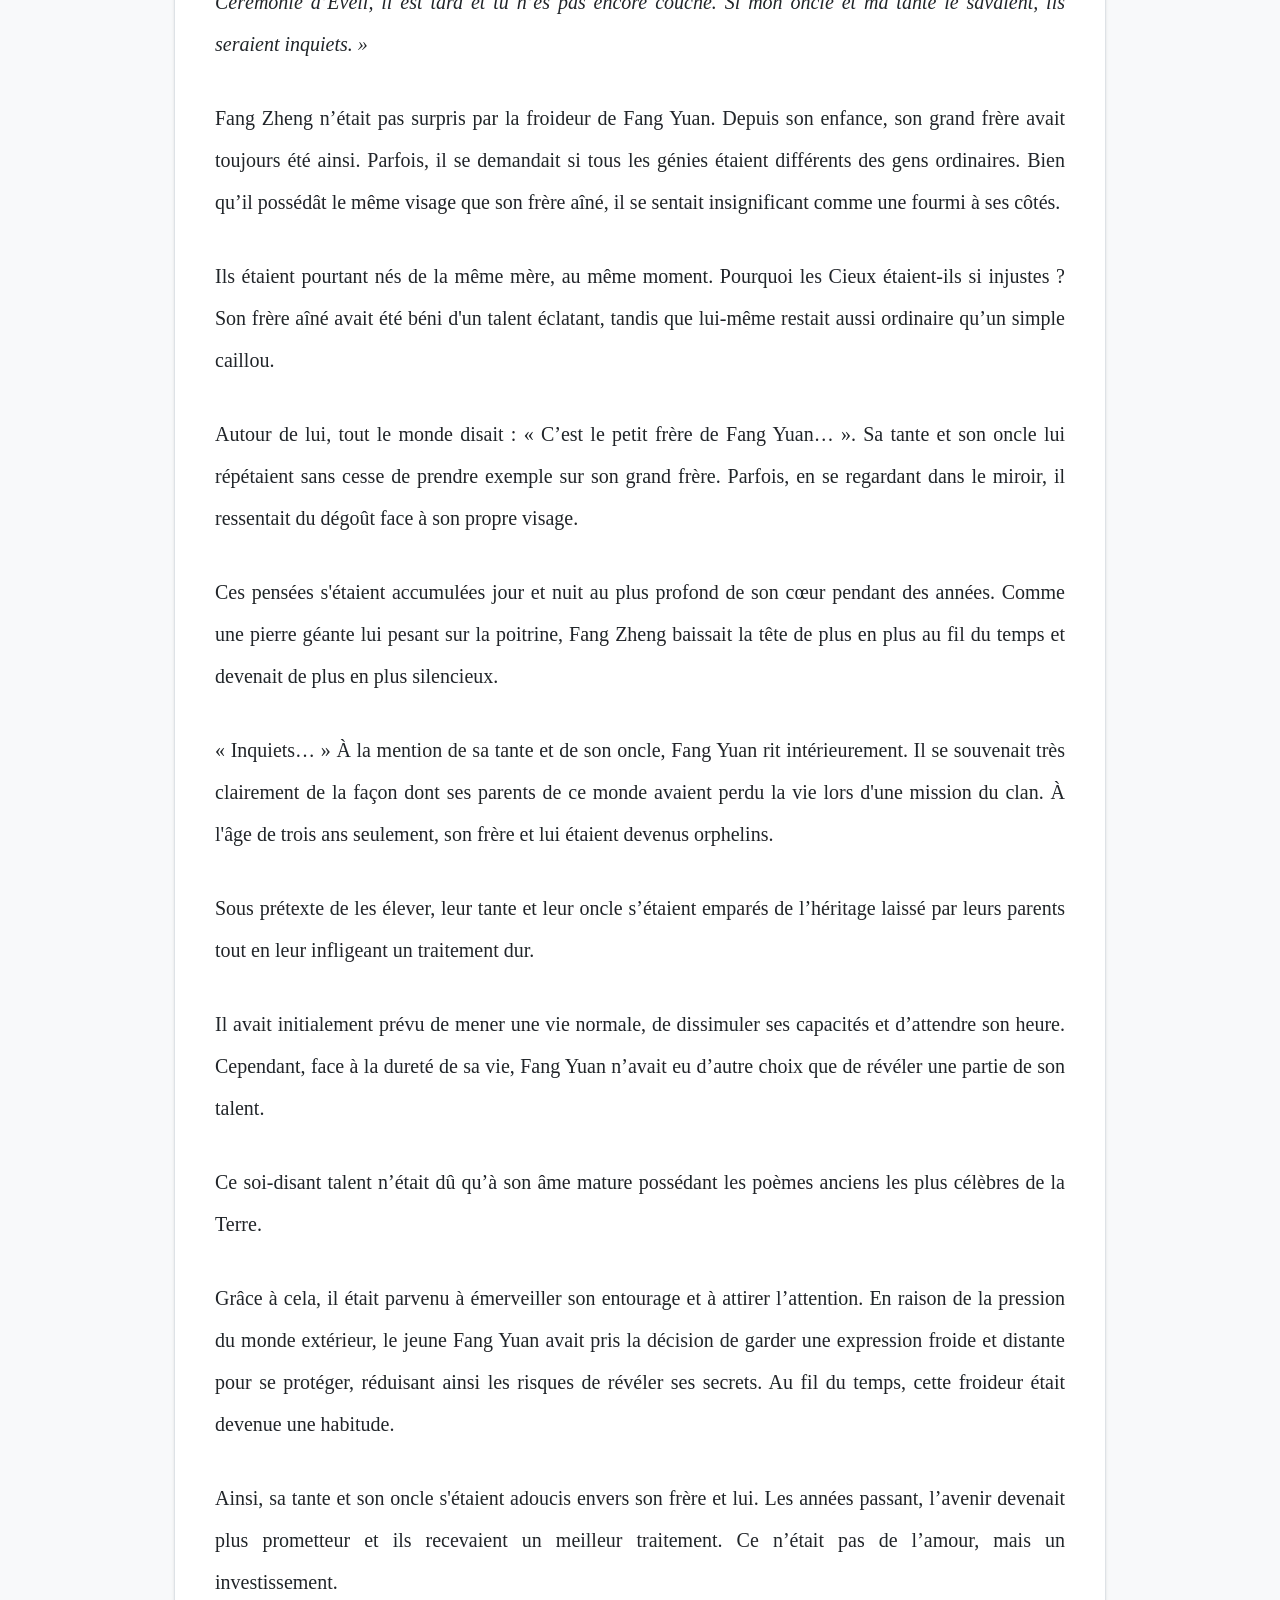
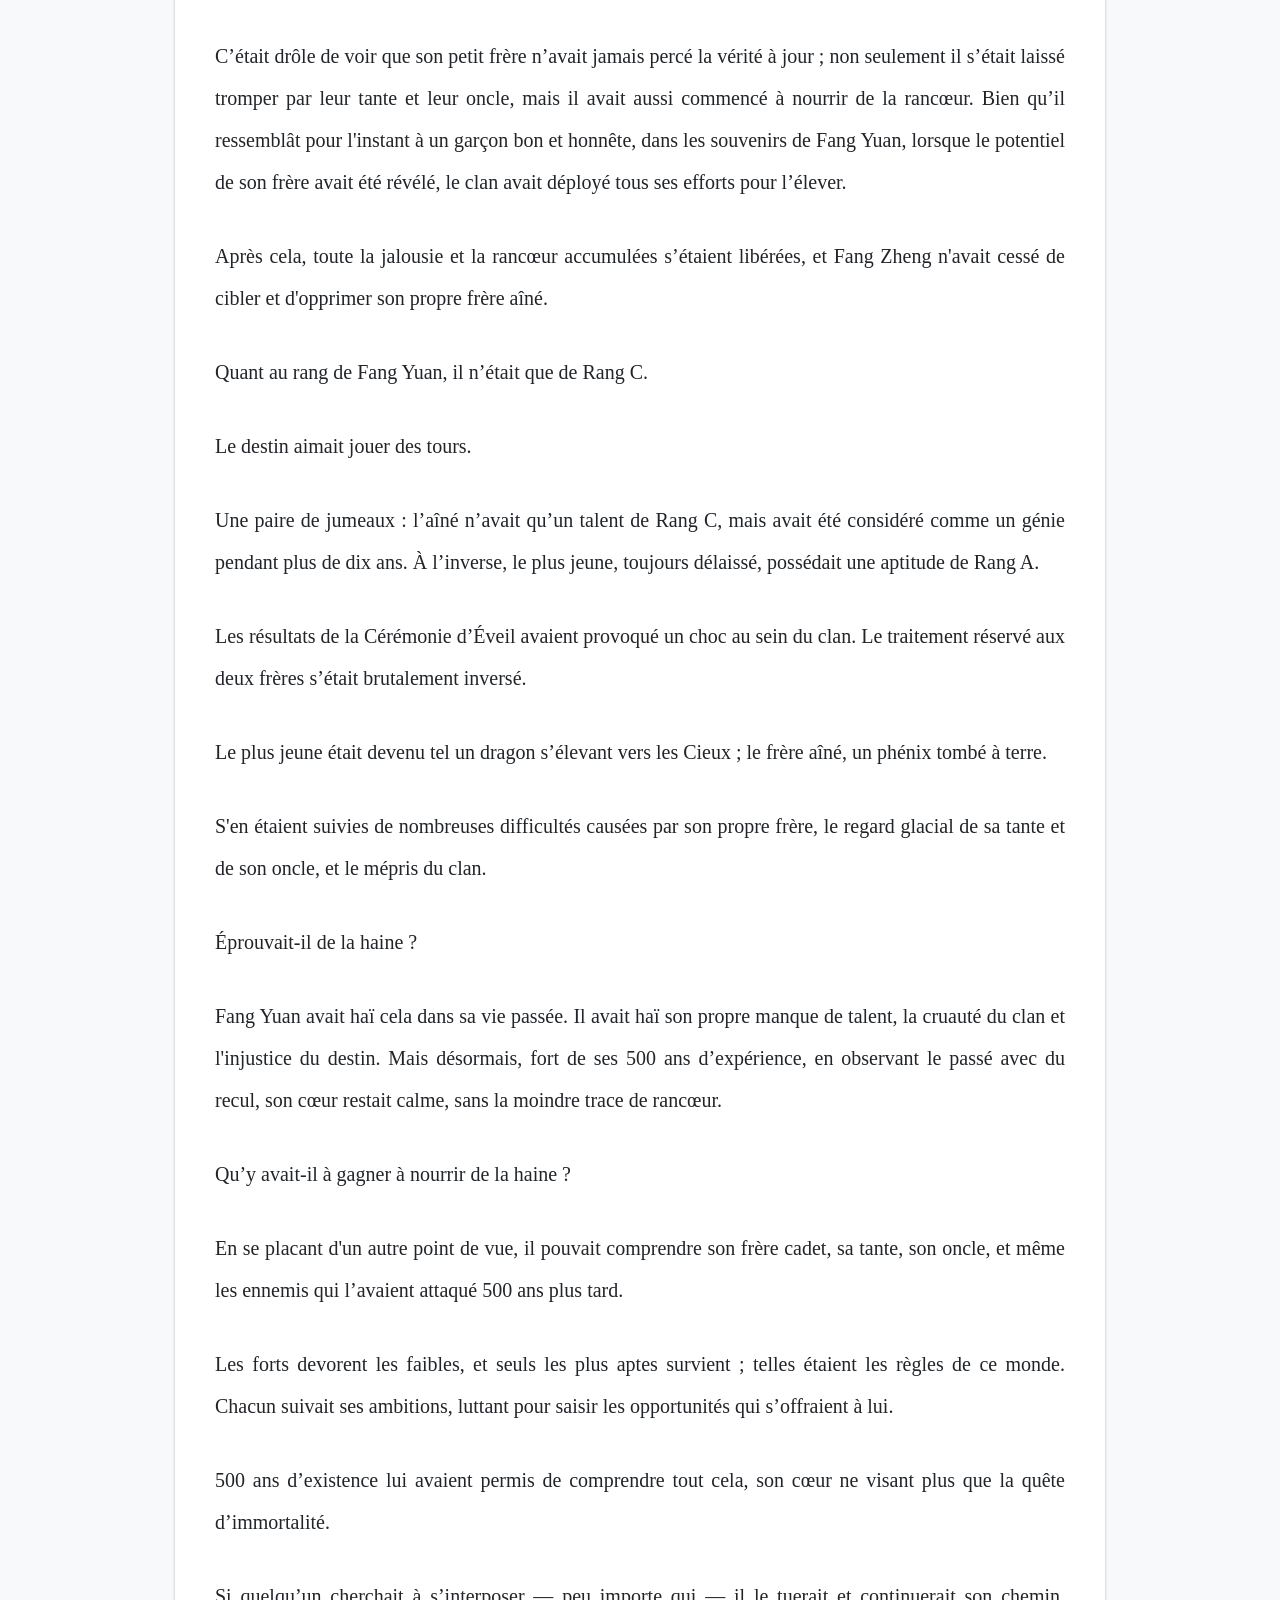
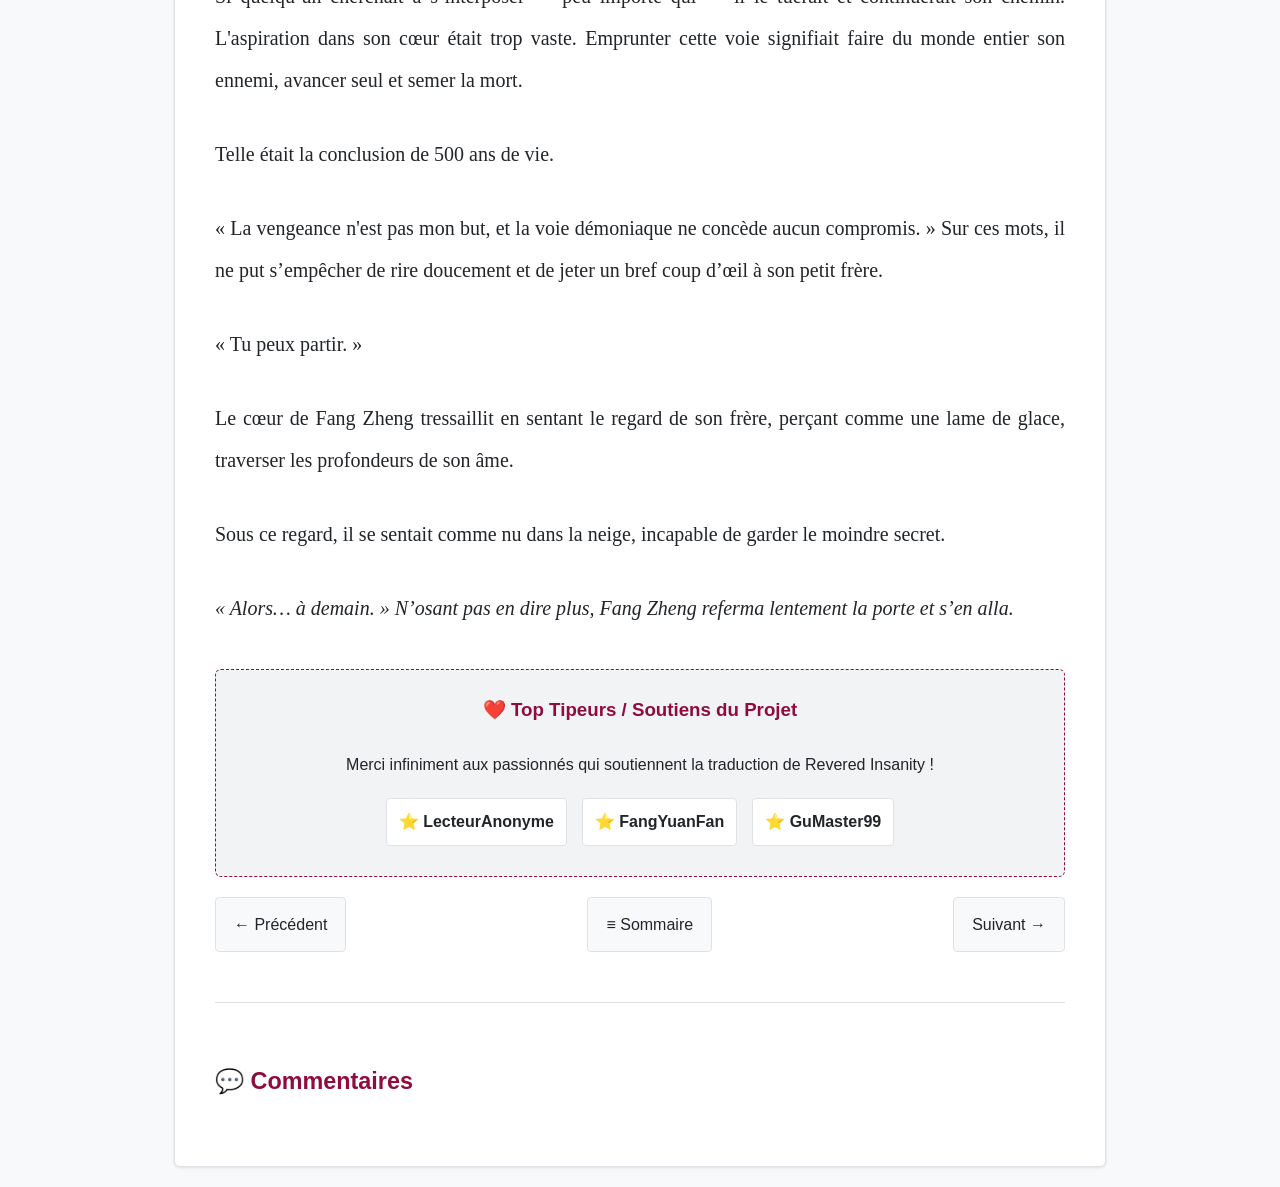
<file: chapitre-2.html>
<!DOCTYPE html>
<html lang="fr">
<head>
    <meta charset="UTF-8">
    <meta name="viewport" content="width=device-width, initial-scale=1.0">
    <title>Chapitre 2 - Revered Insanity</title>
    <style>
        :root {
            --bg-color: #f8f9fa;
            --text-color: #212529;
            --card-bg: #ffffff;
            --accent-color: #900c3f;
            --border-color: #dee2e6;
            --note-bg: #f1f3f5;
            --btn-bg: #f8f9fa;
            --btn-hover: #e9ecef;
        }

        body.dark-theme {
            --bg-color: #121212;
            --text-color: #d1d5db;
            --card-bg: #1e1e1e;
            --accent-color: #e63946;
            --border-color: #333333;
            --note-bg: #2a2a2a;
            --btn-bg: #2a2a2a;
            --btn-hover: #3a3a3a;
        }

        body {
            font-family: 'Merriweather', Georgia, 'Times New Roman', serif;
            background-color: var(--bg-color);
            color: var(--text-color);
            line-height: 2.1;
            font-size: 1.25rem;
            margin: 0;
            padding: 20px 10px;
            transition: background-color 0.3s, color 0.3s;
        }

        .container {
            max-width: 850px;
            margin: 0 auto;
            background-color: var(--card-bg);
            padding: 40px;
            border-radius: 6px;
            box-shadow: 0 1px 3px rgba(0,0,0,0.1);
            border: 1px solid var(--border-color);
        }

        .header {
            text-align: center;
            border-bottom: 1px solid var(--border-color);
            padding-bottom: 20px;
            margin-bottom: 30px;
        }

        h1 {
            color: var(--accent-color);
            font-size: 2rem;
            margin-bottom: 10px;
        }

        .nav-top, .nav-bottom {
            display: flex;
            justify-content: space-between;
            align-items: center;
            margin: 20px 0;
            gap: 10px;
        }

        .btn-nav {
            display: inline-block;
            padding: 10px 18px;
            background-color: var(--btn-bg);
            color: var(--text-color);
            text-decoration: none;
            border: 1px solid var(--border-color);
            border-radius: 4px;
            font-size: 1rem;
            font-family: sans-serif;
            transition: background 0.2s;
        }

        .btn-nav:hover {
            background-color: var(--btn-hover);
        }

        .theme-toggle {
            background: var(--btn-bg);
            border: 1px solid var(--border-color);
            color: var(--text-color);
            padding: 10px 14px;
            border-radius: 4px;
            cursor: pointer;
            font-size: 0.95rem;
        }

        .chapitre-content p {
            margin-bottom: 1.6em;
            text-align: justify;
            text-justify: inter-word;
        }

        .dialogue {
            font-style: italic;
        }

        /* Section Tipeee / Top Tipeurs */
        .tipeur-box {
            margin-top: 40px;
            padding: 20px;
            border: 1px dashed var(--accent-color);
            background-color: var(--note-bg);
            border-radius: 6px;
            text-align: center;
            font-family: sans-serif;
            font-size: 1rem;
        }

        .tipeur-box h3 {
            margin-top: 0;
            color: var(--accent-color);
        }

        .tipeur-list {
            list-style: none;
            padding: 0;
            margin: 10px 0;
            display: flex;
            justify-content: center;
            gap: 15px;
            flex-wrap: wrap;
        }

        .tipeur-item {
            background: var(--card-bg);
            padding: 6px 12px;
            border-radius: 4px;
            border: 1px solid var(--border-color);
            font-weight: bold;
        }

        /* Section Commentaires Cusdis */
        .comments-section {
            margin-top: 50px;
            padding-top: 30px;
            border-top: 1px solid var(--border-color);
            font-family: sans-serif;
        }

        .comments-section h3 {
            color: var(--accent-color);
            margin-bottom: 20px;
        }
    </style>
</head>
<body>

    <div class="container">
        
        <!-- Navigation Haute -->
        <div class="nav-top">
            <a href="chapitre-1.html" class="btn-nav">← Précédent</a>
            <a href="index.html" class="btn-nav">≡ Sommaire</a>
            <button class="theme-toggle" onclick="toggleTheme()">🌓 Thème</button>
            <a href="chapitre-3.html" class="btn-nav">Suivant →</a>
        </div>

        <div class="header">
            <h1>Chapitre 2 – Remonter le temps avec 500 ans de connaissances</h1>
        </div>

        <div class="chapitre-content">
            <p>Une légende racontait qu’il existait dans ce monde une Rivière du Temps. Elle soutenait le flux et la circulation du temps dans le monde. En utilisant le pouvoir du Gu Cigale du Printemps et de l'Automne, on pouvait remonter le courant et retourner dans le passé.</p>
            <p>Il y avait eu beaucoup d’opinions contradictoires sur cette légende. Beaucoup n’y croyaient pas ou restaient sceptiques.</p>
            <p>Très peu de gens osaient y croire en réalité.</p>
            <p>Parce que chaque fois que l’on utilisait le Gu Cigale du Printemps et de l'Automne, il fallait payer de sa vie, laissant son corps tout entier et sa cultivation devenir la force motrice nécessaire pour libérer son véritable pouvoir.</p>
            <p>Un tel prix était tout simplement trop élevé. Mais ce que les gens ne pouvaient pas accepter, c’était le fait qu’après avoir payé de leur vie, ils ne savaient même pas quel en serait le résultat.</p>
            <p>Ainsi, même si quelqu’un possédait le Gu Cigale du Printemps et de l'Automne, il n’oserait pas l’utiliser sans discernement. Et si les rumeurs étaient fausses ? Et si ce n’était qu'une arnaque ?</p>
            <p>Si Fang Yuan n’avait pas été cul-de-sac, il ne l’aurait pas utilisé de façon si précipitée non plus. Mais désormais, Fang Yuan était pleinement convaincu — la réalité des faits s'était imposée sous ses yeux et elle était indéniable. Il venait vraiment de renaître !</p>
            <p>« C’est juste dommage… Dès le début, j’avais gâché une quantité absurde d’efforts, tuant des centaines de milliers de personnes, provoquant la fureur des Cieux et m’attirant la vengeance du monde entier. J’ai traversé d'innombrables souffrances et épreuves pour finalement réussir à raffiner ce bon Gu… » pensa Fang Yuan avec un soupir.</p>
            <p>Même s’il venait de renaître, le Gu Cigale du Printemps et de l'Automne ne l’avait pas accompagné.</p>
            <p>Les humains étaient les plus doués parmi les milliers de créatures, mais le Gu était l’essence des Cieux et de la Terre.</p>
            <p>Les Gu possédaient des milliers de formes et de tailles, d’une variété étrange et mystérieuse — il y en avait trop pour les compter. Certains Gu, après avoir été utilisés une, deux ou même trois fois, se dissipaient complètement. D'autres pouvaient être réutilisés encore et encore tant qu’ils n’étaient pas poussés au-delà de leurs limites.</p>
            <p>Cela dit, il était probable que le Gu Cigale du Printemps et de l'Automne faisait partie de ceux qui ne pouvaient être utilisés qu’une seule fois avant de disparaître définitivement.</p>
            <p>« Mais même s’il n’est plus là, je peux encore en raffiner un autre. Je l’ai fait dans ma vie précédente, pourquoi ne pourrais-je pas le refaire dans cette vie ? » Après avoir mis de côté ces regrets, le cœur de Fang Yuan s'enflamma de nouveau d’ambition et de détermination.</p>
            <p>Pouvoir renaître rendait la perte du Gu parfaitement acceptable.</p>
            <p>Sans compter qu’il avait conservé quelque chose d'inestimable avec lui — il n’avait donc pas tout perdu.</p>
            <p>Ce trésor précieux n'était autre que ses 500 ans de souvenirs et d’expérience.</p>
            <p>Dans sa mémoire se trouvait une multitude de trésors et d’objets précieux que personne n’avait encore découverts à cette époque. Il pouvait anticiper les grands événements et les tournants majeurs de l’histoire. Il connaissait un nombre incalculable de figures : des experts cachés, des génies exceptionnels, et d'autres qui n’étaient même pas encore nés.</p>
            <p>De plus, ces 500 ans contenaient des souvenirs d’une cultivation rigoureuse et une riche expérience du combat.</p>
            <p>Avec tous ces souvenirs et cette expérience, il maîtrisait la situation globale et les opportunités à venir. Avec une bonne planification, il pouvait agir avec force et précision. Prendre une longueur d’avance et dépasser les limites précédentes ne poserait aucun problème !</p>
            <p>« Alors, comment vais-je m'y prendre… » Fang Yuan était extrêmement pragmatique. Il rassembla ses pensées et observa la pluie nocturne par la fenêtre pour méditer. À cette réflexion, les choses commencèrent à se compliquer. Ses sourcils se froncèrent davantage.</p>
            <p>500 ans, c’était une longue période. Même en laissant de côté les souvenirs flous impossibles à se remémorer, se souvenir des emplacements cachés des trésors ou des rencontres particulières demandait un grand effort. Le problème principal résidait dans le fait que ces endroits étaient séparés par de longues distances et n’étaient accessibles qu’à des moments précis.</p>
            <p>« Le plus important reste la cultivation. Actuellement, je n’ai même pas ouvert ma Mer Primordiale, je n’ai pas encore entamé la voie d'un Maître Gu. Je ne suis qu’un mortel ! Je dois me dépêcher de cultiver et saisir les opportunités pour en tirer le meilleur avantage. »</p>
            <p>Sans oublier que nombre de ces trésors cachés étaient inutilables sans des fondations appropriées. S'y rendre directement reviendrait à se jeter dans la gueule du loup.</p>
            <p>Le premier défi face à lui était donc la cultivation.</p>
            <p>Il devait renforcer ses fondations aussi vite que possible. S’il progressait aussi lentement que dans sa vie antérieure, il serait trop tard.</p>
            <p>« Pour cultiver le plus rapidement possible, je dois exploiter les ressources du clan. Dans mon état actuel, je n’ai ni la force ni la capacité de traverser ces montagnes dangereuses. Même un simple sanglier sauvage pourrait me coûter la vie. Si j’atteins le niveau d'un Maître Gu de Rang 3, j’aurai les moyens de me protéger et de quitter la montagne. »</p>
            <p>À travers les yeux d’un homme de 500 ans ayant arpenté la voie démoniaque, la montagne Qing Mao était bien trop petite, et le village Gu Yue ressemblait à une cage.</p>
            <p>Mais bien que la cage restreignît la liberté, ses barreaux solides apportaient une forme de sécurité.</p>
            <p>« En attendant, je vais rester dans cette cage. Dès que j’aurai atteint le Rang 3 de Maître Gu, je pourrai quitter cette montagne misérable. Heureusement, demain a lieu la Cérémonie d’Éveil, je pourrai commencer ma formation de Maître Gu peu après. »</p>
            <p>À la pensée de la Cérémonie d’Éveil, de vieux souvenirs enfouis dans son cœur refirent surface.</p>
            <p>« Le talent, hein… » ricana-t-il, le regard rivé à travers la fenêtre.</p>
            <p>À cet instant, la porte de sa chambre s’ouvrit doucement et un jeune adolescent entra.</p>
            <p class="dialogue">« Grand frère, pourquoi es-tu debout sous la pluie près de la fenêtre ? »</p>
            <p>Le jeune homme était mince, légèrement plus petit que Fang Yuan, et lui ressemblait énormément. Lorsque Fang Yuan tourna la tête vers lui, un regard complexe traversa ses yeux.</p>
            <p>« C’est toi… mon frère jumeau. » Il haussa les sourcils et retrouva son air froid et indifférent.</p>
            <p>Fang Zheng baissa la tête pour fixer ses pieds ; c’était sa posture habituelle.</p>
            <p class="dialogue">« Grand frère, j’ai vu que ta fenêtre était ouverte, alors je suis venu la fermer. Demain, c’est la Cérémonie d’Éveil, il est tard et tu n’es pas encore couché. Si mon oncle et ma tante le savaient, ils seraient inquiets. »</p>
            <p>Fang Zheng n’était pas surpris par la froideur de Fang Yuan. Depuis son enfance, son grand frère avait toujours été ainsi. Parfois, il se demandait si tous les génies étaient différents des gens ordinaires. Bien qu’il possédât le même visage que son frère aîné, il se sentait insignificant comme une fourmi à ses côtés.</p>
            <p>Ils étaient pourtant nés de la même mère, au même moment. Pourquoi les Cieux étaient-ils si injustes ? Son frère aîné avait été béni d'un talent éclatant, tandis que lui-même restait aussi ordinaire qu’un simple caillou.</p>
            <p>Autour de lui, tout le monde disait : « C’est le petit frère de Fang Yuan… ». Sa tante et son oncle lui répétaient sans cesse de prendre exemple sur son grand frère. Parfois, en se regardant dans le miroir, il ressentait du dégoût face à son propre visage.</p>
            <p>Ces pensées s'étaient accumulées jour et nuit au plus profond de son cœur pendant des années. Comme une pierre géante lui pesant sur la poitrine, Fang Zheng baissait la tête de plus en plus au fil du temps et devenait de plus en plus silencieux.</p>
            <p>« Inquiets… » À la mention de sa tante et de son oncle, Fang Yuan rit intérieurement. Il se souvenait très clairement de la façon dont ses parents de ce monde avaient perdu la vie lors d'une mission du clan. À l'âge de trois ans seulement, son frère et lui étaient devenus orphelins.</p>
            <p>Sous prétexte de les élever, leur tante et leur oncle s’étaient emparés de l’héritage laissé par leurs parents tout en leur infligeant un traitement dur.</p>
            <p>Il avait initialement prévu de mener une vie normale, de dissimuler ses capacités et d’attendre son heure. Cependant, face à la dureté de sa vie, Fang Yuan n’avait eu d’autre choix que de révéler une partie de son talent.</p>

            <p>Ce soi-disant talent n’était dû qu’à son âme mature possédant les poèmes anciens les plus célèbres de la Terre.</p>
            <p>Grâce à cela, il était parvenu à émerveiller son entourage et à attirer l’attention. En raison de la pression du monde extérieur, le jeune Fang Yuan avait pris la décision de garder une expression froide et distante pour se protéger, réduisant ainsi les risques de révéler ses secrets. Au fil du temps, cette froideur était devenue une habitude.</p>
            <p>Ainsi, sa tante et son oncle s'étaient adoucis envers son frère et lui. Les années passant, l’avenir devenait plus prometteur et ils recevaient un meilleur traitement. Ce n’était pas de l’amour, mais un investissement.</p>
            <p>C’était drôle de voir que son petit frère n’avait jamais percé la vérité à jour ; non seulement il s’était laissé tromper par leur tante et leur oncle, mais il avait aussi commencé à nourrir de la rancœur. Bien qu’il ressemblât pour l'instant à un garçon bon et honnête, dans les souvenirs de Fang Yuan, lorsque le potentiel de son frère avait été révélé, le clan avait déployé tous ses efforts pour l’élever.</p>
            <p>Après cela, toute la jalousie et la rancœur accumulées s’étaient libérées, et Fang Zheng n'avait cessé de cibler et d'opprimer son propre frère aîné.</p>
            <p>Quant au rang de Fang Yuan, il n’était que de Rang C.</p>
            <p>Le destin aimait jouer des tours.</p>
            <p>Une paire de jumeaux : l’aîné n’avait qu’un talent de Rang C, mais avait été considéré comme un génie pendant plus de dix ans. À l’inverse, le plus jeune, toujours délaissé, possédait une aptitude de Rang A.</p>
            <p>Les résultats de la Cérémonie d’Éveil avaient provoqué un choc au sein du clan. Le traitement réservé aux deux frères s’était brutalement inversé.</p>
            <p>Le plus jeune était devenu tel un dragon s’élevant vers les Cieux ; le frère aîné, un phénix tombé à terre.</p>
            <p>S'en étaient suivies de nombreuses difficultés causées par son propre frère, le regard glacial de sa tante et de son oncle, et le mépris du clan.</p>
            <p>Éprouvait-il de la haine ?</p>
            <p>Fang Yuan avait haï cela dans sa vie passée. Il avait haï son propre manque de talent, la cruauté du clan et l'injustice du destin. Mais désormais, fort de ses 500 ans d’expérience, en observant le passé avec du recul, son cœur restait calme, sans la moindre trace de rancœur.</p>
            <p>Qu’y avait-il à gagner à nourrir de la haine ?</p>
            <p>En se placant d'un autre point de vue, il pouvait comprendre son frère cadet, sa tante, son oncle, et même les ennemis qui l’avaient attaqué 500 ans plus tard.</p>
            <p>Les forts devorent les faibles, et seuls les plus aptes survient ; telles étaient les règles de ce monde. Chacun suivait ses ambitions, luttant pour saisir les opportunités qui s’offraient à lui.</p>
            <p>500 ans d’existence lui avaient permis de comprendre tout cela, son cœur ne visant plus que la quête d’immortalité.</p>
            <p>Si quelqu’un cherchait à s’interposer — peu importe qui — il le tuerait et continuerait son chemin. L'aspiration dans son cœur était trop vaste. Emprunter cette voie signifiait faire du monde entier son ennemi, avancer seul et semer la mort.</p>
            <p>Telle était la conclusion de 500 ans de vie.</p>
            <p>« La vengeance n'est pas mon but, et la voie démoniaque ne concède aucun compromis. » Sur ces mots, il ne put s’empêcher de rire doucement et de jeter un bref coup d’œil à son petit frère.</p>
            <p>« Tu peux partir. »</p>
            <p>Le cœur de Fang Zheng tressaillit en sentant le regard de son frère, perçant comme une lame de glace, traverser les profondeurs de son âme.</p>
            <p>Sous ce regard, il se sentait comme nu dans la neige, incapable de garder le moindre secret.</p>
            <p class="dialogue">« Alors… à demain. » N’osant pas en dire plus, Fang Zheng referma lentement la porte et s’en alla.</p>
        </div>

        <!-- Section Top Tipeurs / Tipee -->
        <div class="tipeur-box">
            <h3>❤️ Top Tipeurs / Soutiens du Projet</h3>
            <p>Merci infiniment aux passionnés qui soutiennent la traduction de Revered Insanity !</p>
            <ul class="tipeur-list">
                <li class="tipeur-item">⭐ LecteurAnonyme</li>
                <li class="tipeur-item">⭐ FangYuanFan</li>
                <li class="tipeur-item">⭐ GuMaster99</li>
            </ul>
        </div>

        <!-- Navigation Basse -->
        <div class="nav-bottom">
            <a href="chapitre-1.html" class="btn-nav">← Précédent</a>
            <a href="index.html" class="btn-nav">≡ Sommaire</a>
            <a href="chapitre-3.html" class="btn-nav">Suivant →</a>
        </div>

        <!-- Espace Commentaires Cusdis -->
        <div class="comments-section">
            <h3>💬 Commentaires</h3>
            <div id="cusdis_thread"
              data-host="https://cusdis.com"
              data-app-id="0400387f-9daa-413e-a461-495c8361c09e"
              data-page-id="chapitre-2"
              data-page-url=""
              data-page-title="Chapitre 2 - Revered Insanity"
            ></div>
            <script async defer src="https://cusdis.com/js/cusdis.es.js"></script>
        </div>

    </div>

    <script>
        function toggleTheme() {
            document.body.classList.toggle('dark-theme');
        }
    </script>
</body>
</html>
</file>
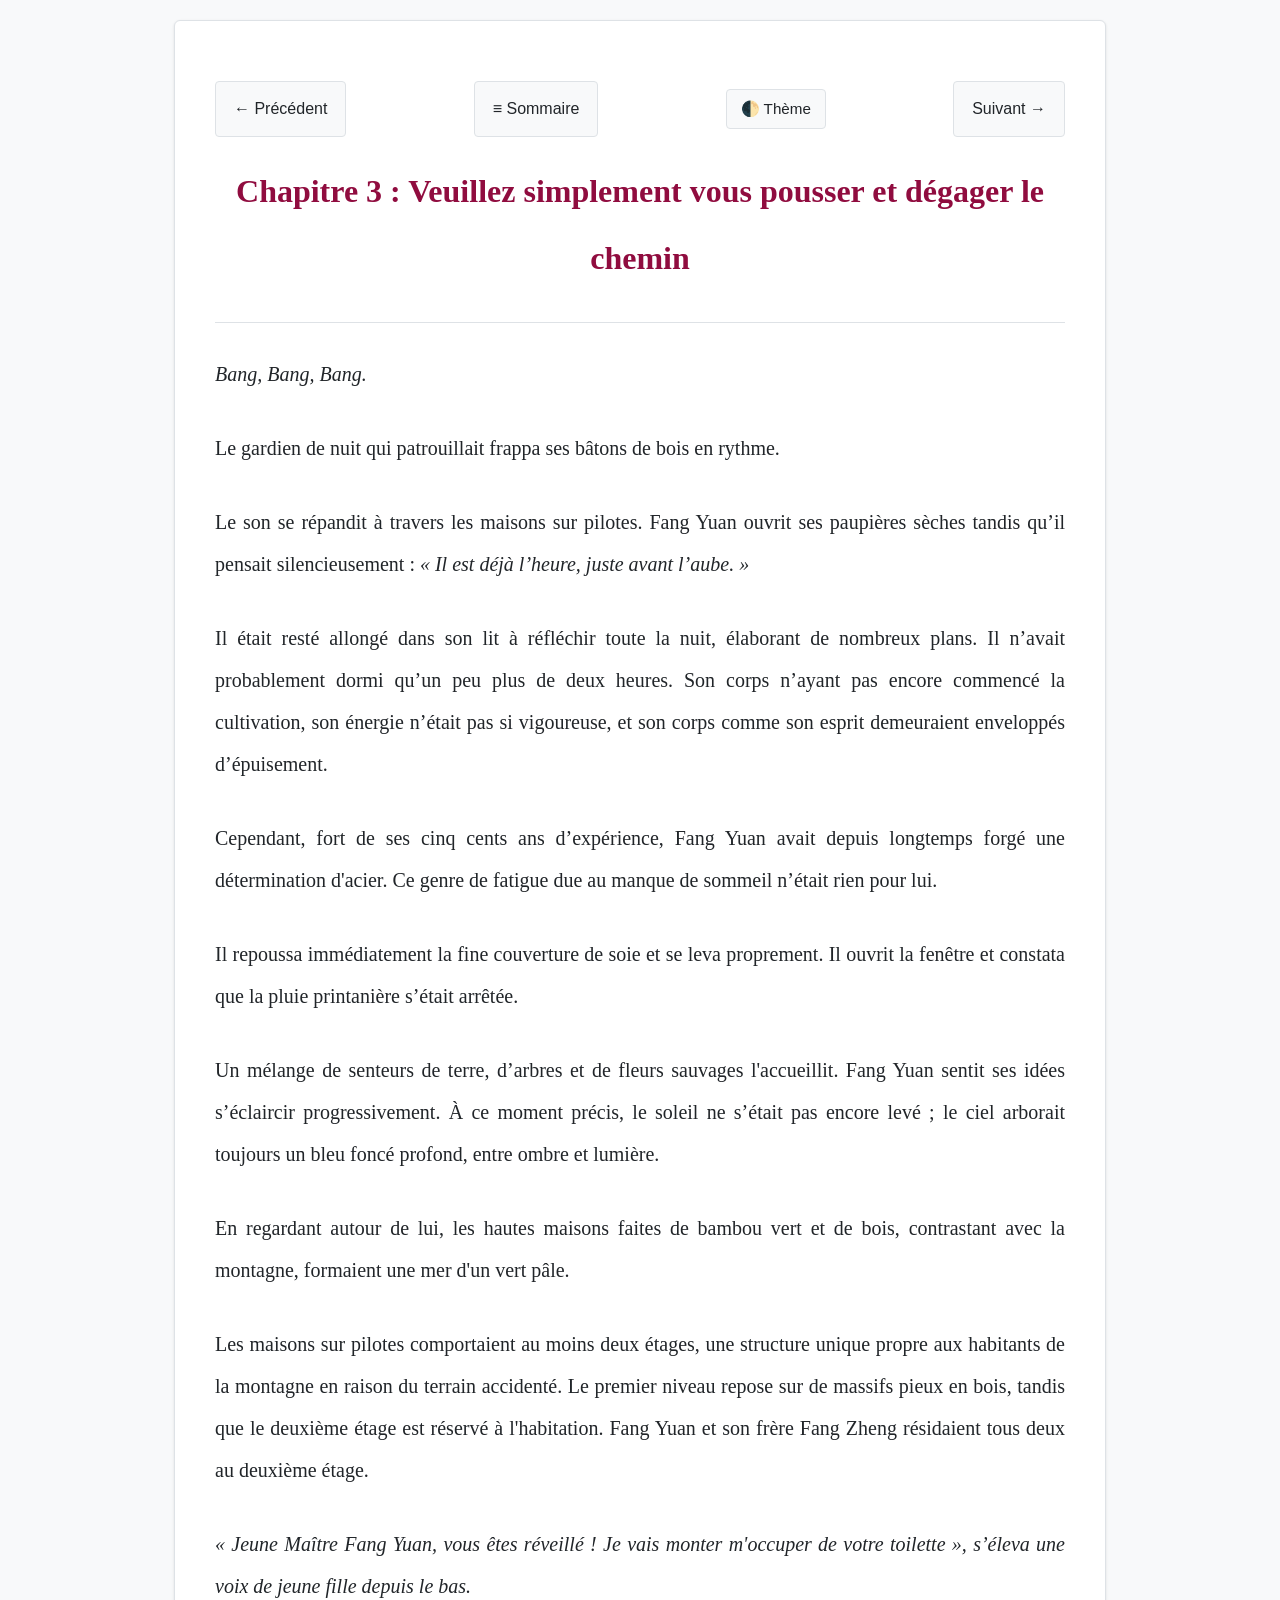
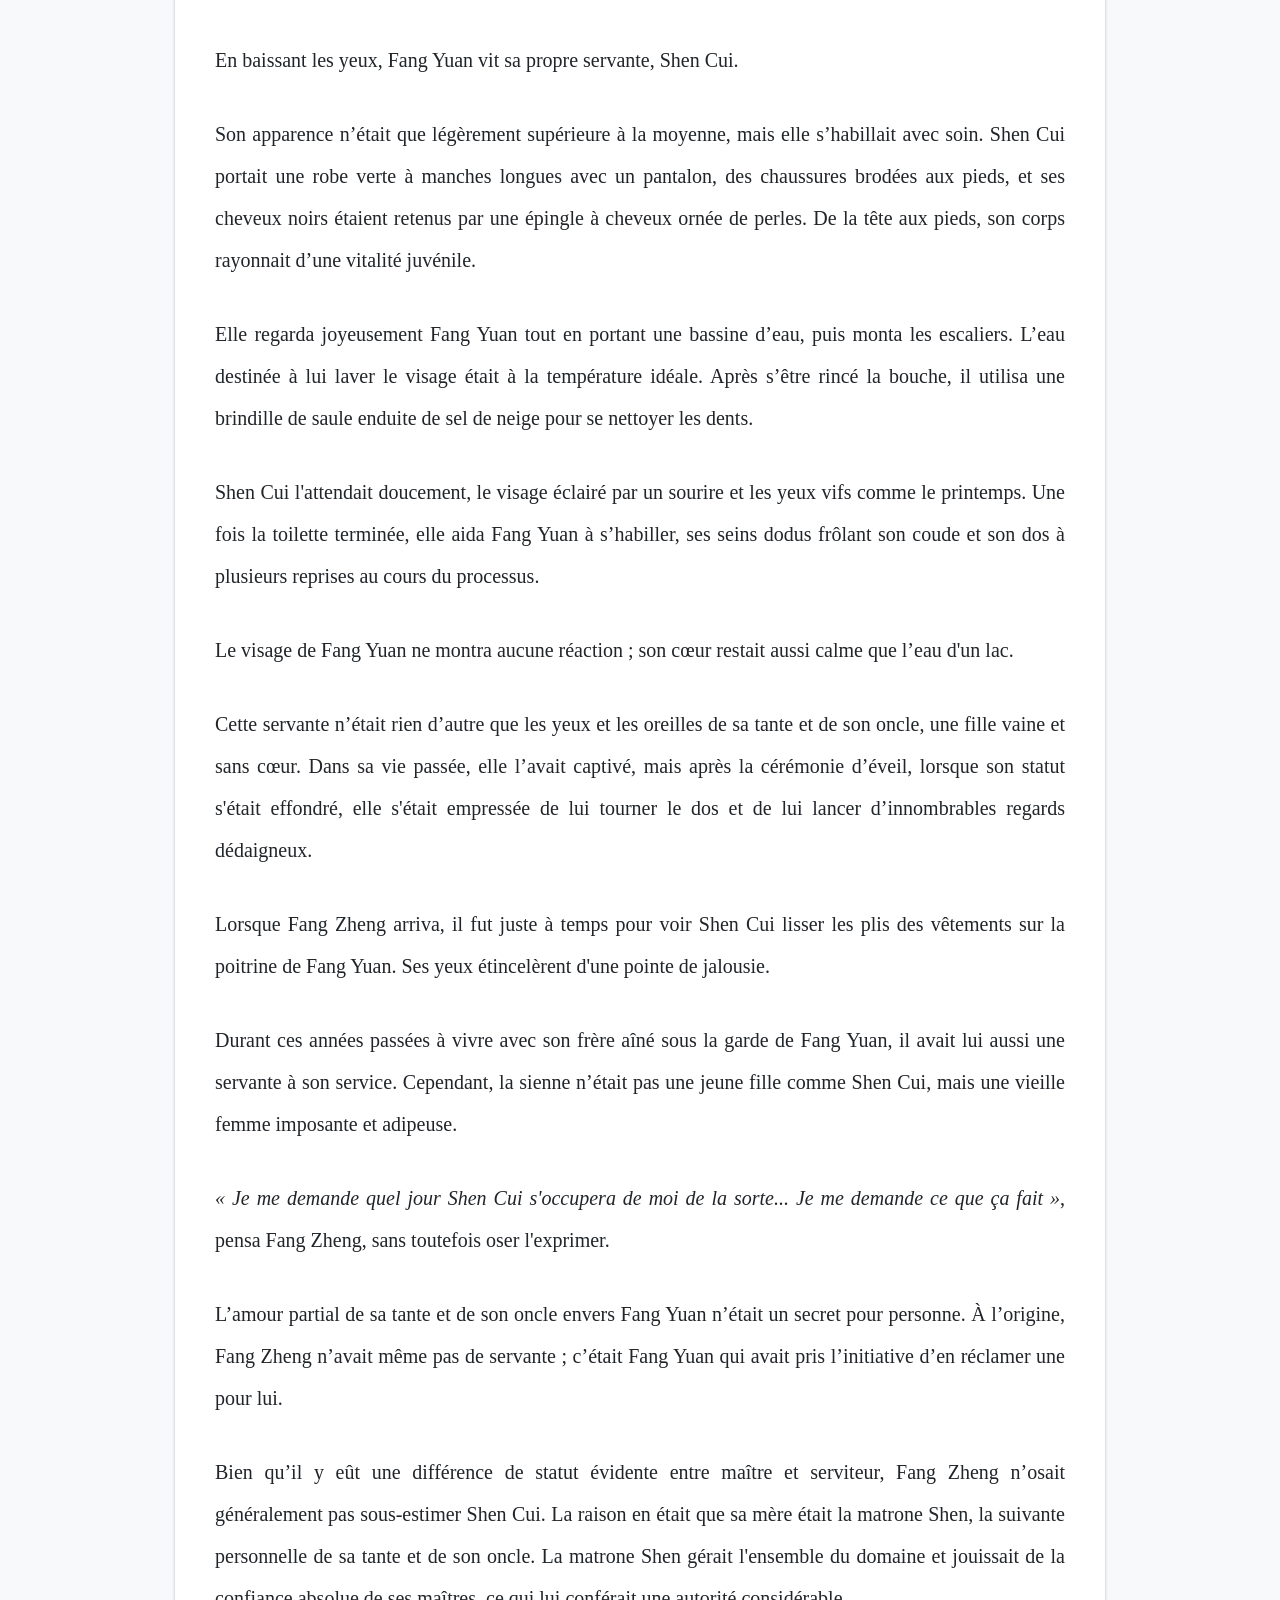
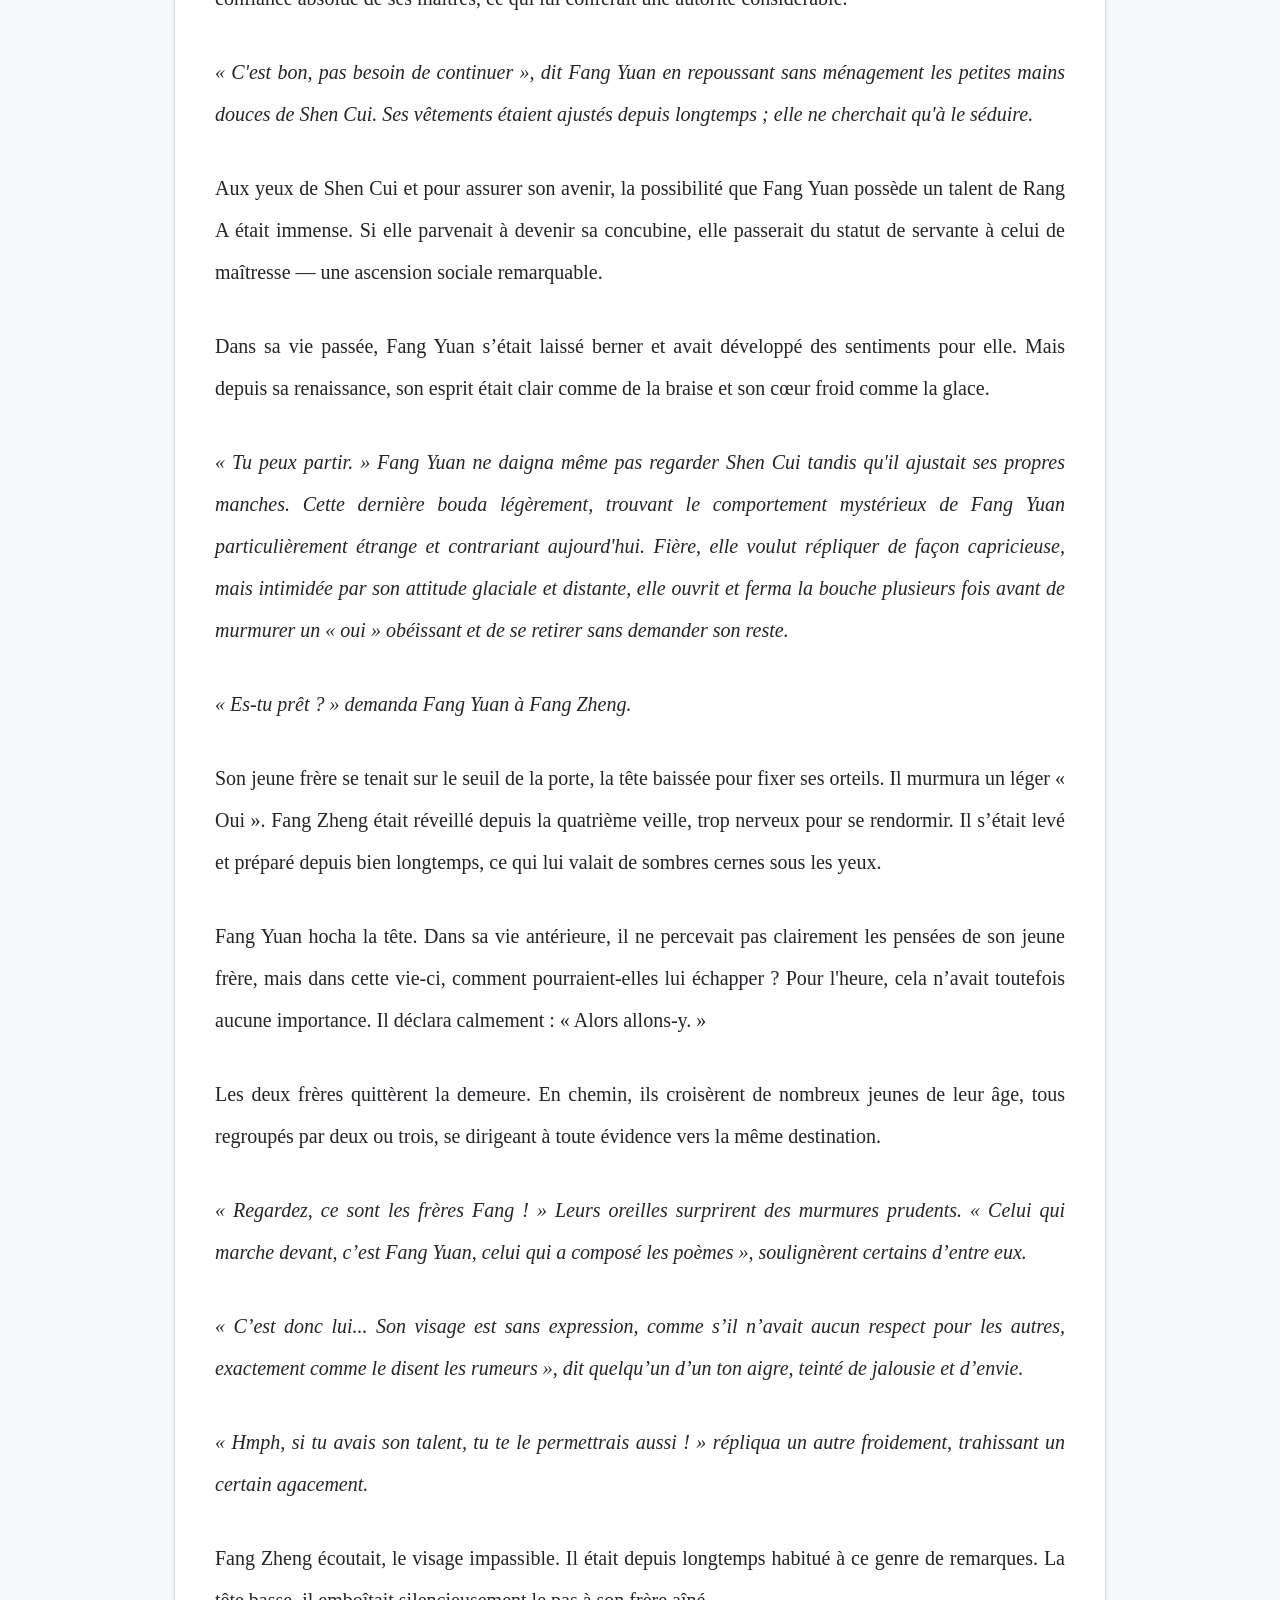
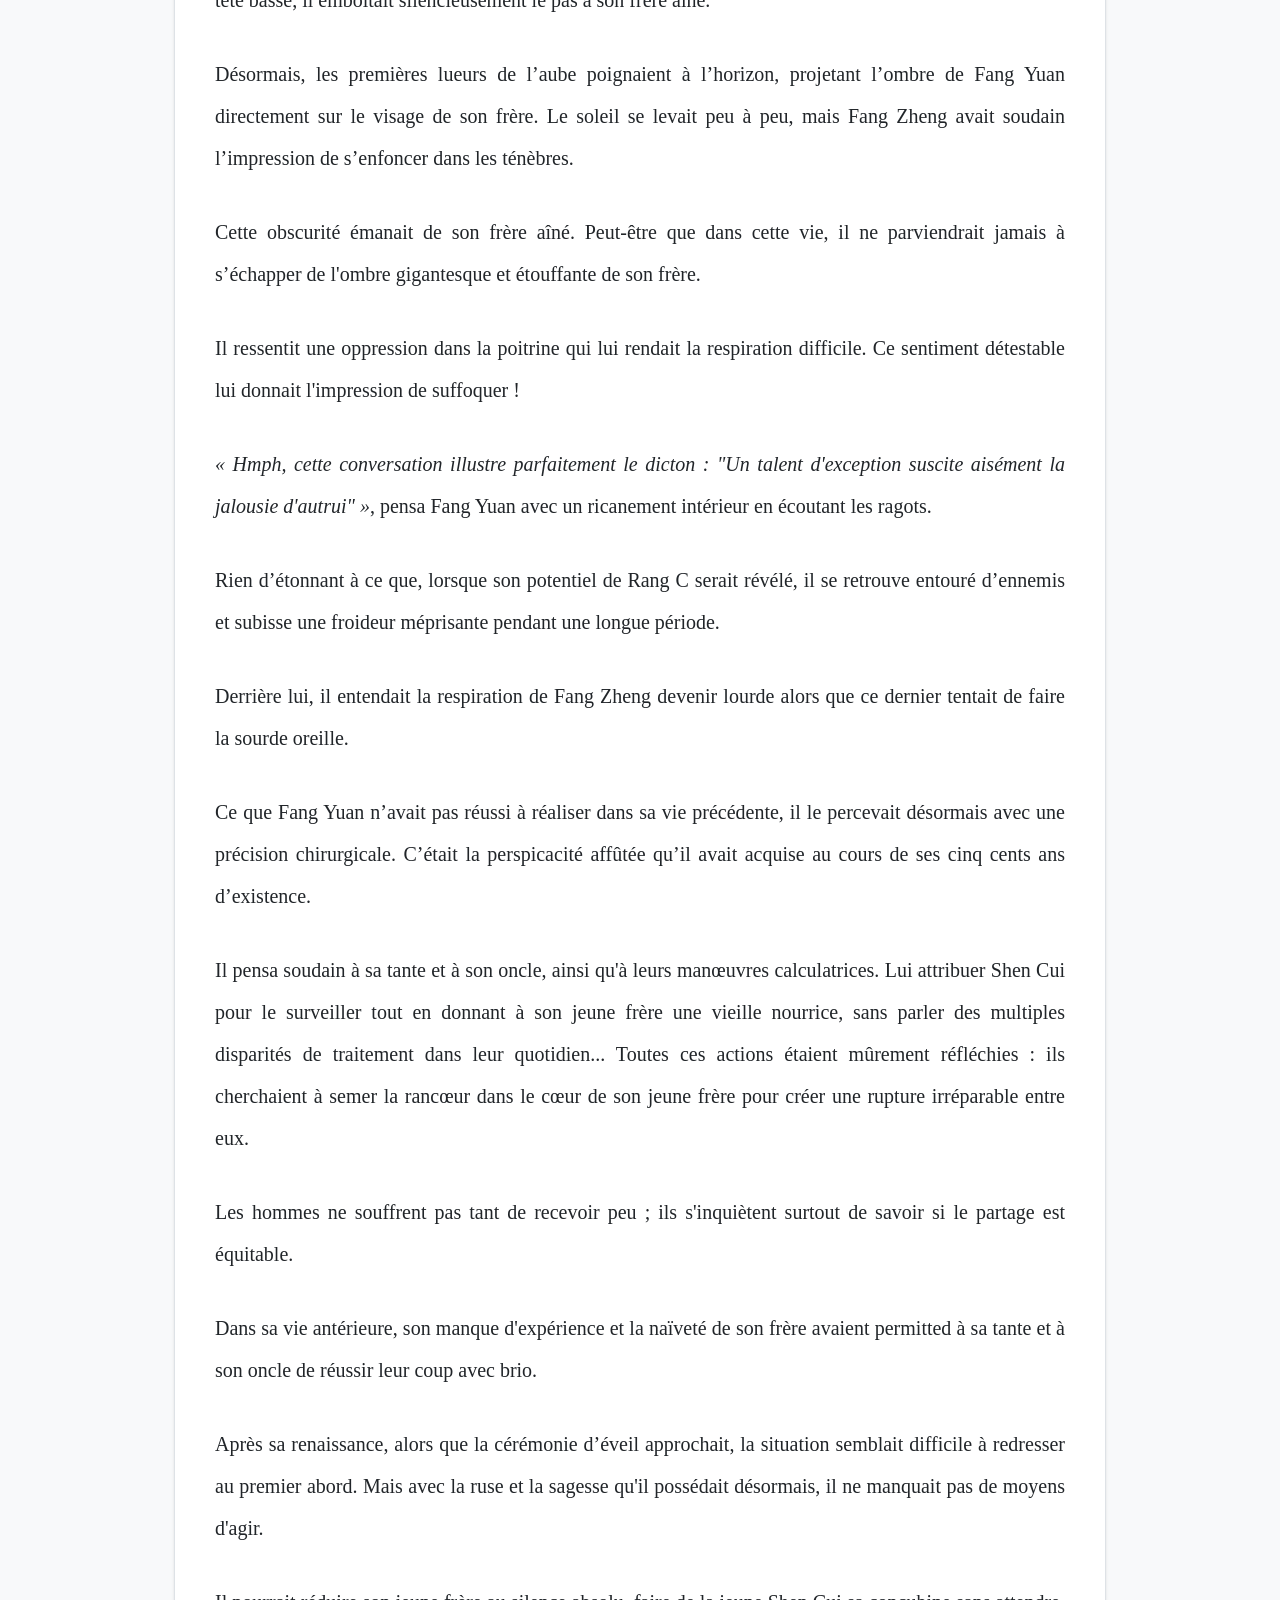
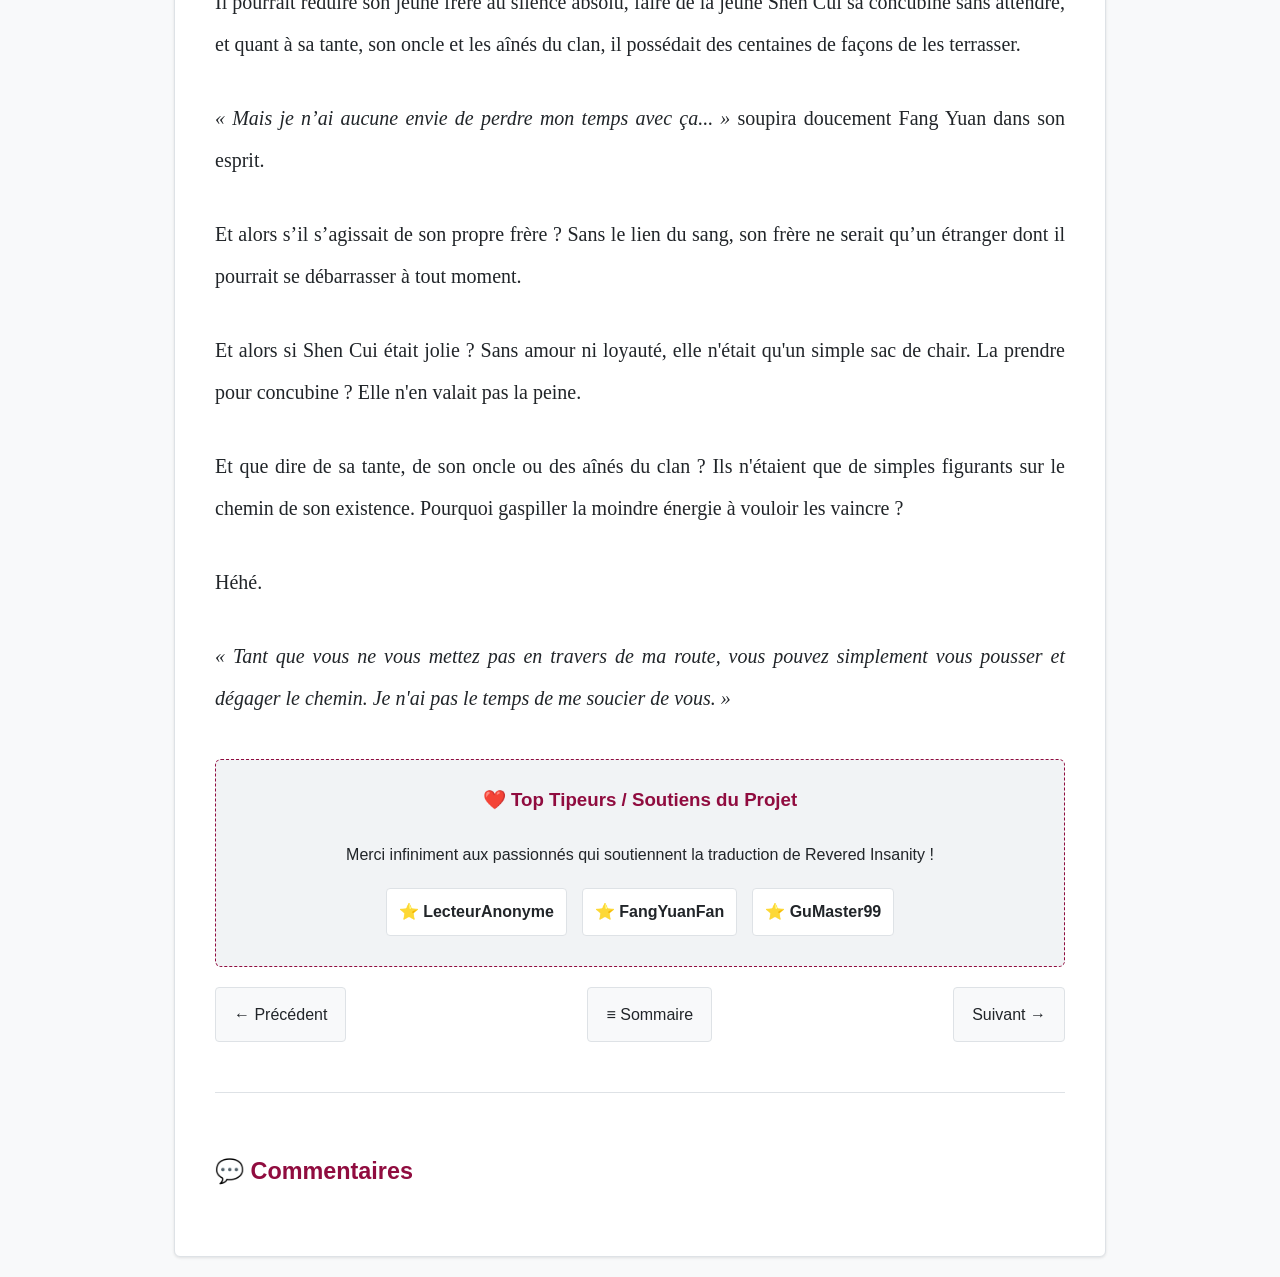
<file: chapitre-3.html>
<!DOCTYPE html>
<html lang="fr">
<head>
    <meta charset="UTF-8">
    <meta name="viewport" content="width=device-width, initial-scale=1.0">
    <title>Chapitre 3 - Revered Insanity</title>
    <style>
        :root {
            --bg-color: #f8f9fa;
            --text-color: #212529;
            --card-bg: #ffffff;
            --accent-color: #900c3f;
            --border-color: #dee2e6;
            --note-bg: #f1f3f5;
            --btn-bg: #f8f9fa;
            --btn-hover: #e9ecef;
        }

        body.dark-theme {
            --bg-color: #121212;
            --text-color: #d1d5db;
            --card-bg: #1e1e1e;
            --accent-color: #e63946;
            --border-color: #333333;
            --note-bg: #2a2a2a;
            --btn-bg: #2a2a2a;
            --btn-hover: #3a3a3a;
        }

        body {
            font-family: 'Merriweather', Georgia, 'Times New Roman', serif;
            background-color: var(--bg-color);
            color: var(--text-color);
            line-height: 2.1;
            font-size: 1.25rem;
            margin: 0;
            padding: 20px 10px;
            transition: background-color 0.3s, color 0.3s;
        }

        .container {
            max-width: 850px;
            margin: 0 auto;
            background-color: var(--card-bg);
            padding: 40px;
            border-radius: 6px;
            box-shadow: 0 1px 3px rgba(0,0,0,0.1);
            border: 1px solid var(--border-color);
        }

        .header {
            text-align: center;
            border-bottom: 1px solid var(--border-color);
            padding-bottom: 20px;
            margin-bottom: 30px;
        }

        h1 {
            color: var(--accent-color);
            font-size: 2rem;
            margin-bottom: 10px;
        }

        .nav-top, .nav-bottom {
            display: flex;
            justify-content: space-between;
            align-items: center;
            margin: 20px 0;
            gap: 10px;
        }

        .btn-nav {
            display: inline-block;
            padding: 10px 18px;
            background-color: var(--btn-bg);
            color: var(--text-color);
            text-decoration: none;
            border: 1px solid var(--border-color);
            border-radius: 4px;
            font-size: 1rem;
            font-family: sans-serif;
            transition: background 0.2s;
        }

        .btn-nav:hover {
            background-color: var(--btn-hover);
        }

        .btn-disabled {
            opacity: 0.5;
            cursor: not-allowed;
            pointer-events: none;
        }

        .theme-toggle {
            background: var(--btn-bg);
            border: 1px solid var(--border-color);
            color: var(--text-color);
            padding: 10px 14px;
            border-radius: 4px;
            cursor: pointer;
            font-size: 0.95rem;
        }

        .chapitre-content p {
            margin-bottom: 1.6em;
            text-align: justify;
            text-justify: inter-word;
        }

        .dialogue {
            font-style: italic;
        }

        /* Section Tipeee / Top Tipeurs */
        .tipeur-box {
            margin-top: 40px;
            padding: 20px;
            border: 1px dashed var(--accent-color);
            background-color: var(--note-bg);
            border-radius: 6px;
            text-align: center;
            font-family: sans-serif;
            font-size: 1rem;
        }

        .tipeur-box h3 {
            margin-top: 0;
            color: var(--accent-color);
        }

        .tipeur-list {
            list-style: none;
            padding: 0;
            margin: 10px 0;
            display: flex;
            justify-content: center;
            gap: 15px;
            flex-wrap: wrap;
        }

        .tipeur-item {
            background: var(--card-bg);
            padding: 6px 12px;
            border-radius: 4px;
            border: 1px solid var(--border-color);
            font-weight: bold;
        }

        /* Section Commentaires Cusdis */
        .comments-section {
            margin-top: 50px;
            padding-top: 30px;
            border-top: 1px solid var(--border-color);
            font-family: sans-serif;
        }

        .comments-section h3 {
            color: var(--accent-color);
            margin-bottom: 20px;
        }
    </style>
</head>
<body>

    <div class="container">
        
        <!-- Navigation Haute -->
        <div class="nav-top">
            <a href="chapitre-2.html" class="btn-nav">← Précédent</a>
            <a href="index.html" class="btn-nav">≡ Sommaire</a>
            <button class="theme-toggle" onclick="toggleTheme()">🌓 Thème</button>
            <a href="chapitre-4.html" class="btn-nav">Suivant →</a>
        </div>

        <div class="header">
            <h1>Chapitre 3 : Veuillez simplement vous pousser et dégager le chemin</h1>
        </div>

        <div class="chapitre-content">
            <p><em>Bang, Bang, Bang.</em></p>

            <p>Le gardien de nuit qui patrouillait frappa ses bâtons de bois en rythme.</p>

            <p>Le son se répandit à travers les maisons sur pilotes. Fang Yuan ouvrit ses paupières sèches tandis qu’il pensait silencieusement : <em>« Il est déjà l’heure, juste avant l’aube. »</em></p>

            <p>Il était resté allongé dans son lit à réfléchir toute la nuit, élaborant de nombreux plans. Il n’avait probablement dormi qu’un peu plus de deux heures. Son corps n’ayant pas encore commencé la cultivation, son énergie n’était pas si vigoureuse, et son corps comme son esprit demeuraient enveloppés d’épuisement.</p>

            <p>Cependant, fort de ses cinq cents ans d’expérience, Fang Yuan avait depuis longtemps forgé une détermination d'acier. Ce genre de fatigue due au manque de sommeil n’était rien pour lui.</p>

            <p>Il repoussa immédiatement la fine couverture de soie et se leva proprement. Il ouvrit la fenêtre et constata que la pluie printanière s’était arrêtée.</p>

            <p>Un mélange de senteurs de terre, d’arbres et de fleurs sauvages l'accueillit. Fang Yuan sentit ses idées s’éclaircir progressivement. À ce moment précis, le soleil ne s’était pas encore levé ; le ciel arborait toujours un bleu foncé profond, entre ombre et lumière.</p>

            <p>En regardant autour de lui, les hautes maisons faites de bambou vert et de bois, contrastant avec la montagne, formaient une mer d'un vert pâle.</p>

            <p>Les maisons sur pilotes comportaient au moins deux étages, une structure unique propre aux habitants de la montagne en raison du terrain accidenté. Le premier niveau repose sur de massifs pieux en bois, tandis que le deuxième étage est réservé à l'habitation. Fang Yuan et son frère Fang Zheng résidaient tous deux au deuxième étage.</p>

            <p class="dialogue">« Jeune Maître Fang Yuan, vous êtes réveillé ! Je vais monter m'occuper de votre toilette », s’éleva une voix de jeune fille depuis le bas.</p>

            <p>En baissant les yeux, Fang Yuan vit sa propre servante, Shen Cui.</p>

            <p>Son apparence n’était que légèrement supérieure à la moyenne, mais elle s’habillait avec soin. Shen Cui portait une robe verte à manches longues avec un pantalon, des chaussures brodées aux pieds, et ses cheveux noirs étaient retenus par une épingle à cheveux ornée de perles. De la tête aux pieds, son corps rayonnait d’une vitalité juvénile.</p>

            <p>Elle regarda joyeusement Fang Yuan tout en portant une bassine d’eau, puis monta les escaliers. L’eau destinée à lui laver le visage était à la température idéale. Après s’être rincé la bouche, il utilisa une brindille de saule enduite de sel de neige pour se nettoyer les dents.</p>

            <p>Shen Cui l'attendait doucement, le visage éclairé par un sourire et les yeux vifs comme le printemps. Une fois la toilette terminée, elle aida Fang Yuan à s’habiller, ses seins dodus frôlant son coude et son dos à plusieurs reprises au cours du processus.</p>

            <p>Le visage de Fang Yuan ne montra aucune réaction ; son cœur restait aussi calme que l’eau d'un lac.</p>

            <p>Cette servante n’était rien d’autre que les yeux et les oreilles de sa tante et de son oncle, une fille vaine et sans cœur. Dans sa vie passée, elle l’avait captivé, mais après la cérémonie d’éveil, lorsque son statut s'était effondré, elle s'était empressée de lui tourner le dos et de lui lancer d’innombrables regards dédaigneux.</p>

            <p>Lorsque Fang Zheng arriva, il fut juste à temps pour voir Shen Cui lisser les plis des vêtements sur la poitrine de Fang Yuan. Ses yeux étincelèrent d'une pointe de jalousie.</p>

            <p>Durant ces années passées à vivre avec son frère aîné sous la garde de Fang Yuan, il avait lui aussi une servante à son service. Cependant, la sienne n’était pas une jeune fille comme Shen Cui, mais une vieille femme imposante et adipeuse.</p>

            <p><em>« Je me demande quel jour Shen Cui s'occupera de moi de la sorte... Je me demande ce que ça fait »</em>, pensa Fang Zheng, sans toutefois oser l'exprimer.</p>

            <p>L’amour partial de sa tante et de son oncle envers Fang Yuan n’était un secret pour personne. À l’origine, Fang Zheng n’avait même pas de servante ; c’était Fang Yuan qui avait pris l’initiative d’en réclamer une pour lui.</p>

            <p>Bien qu’il y eût une différence de statut évidente entre maître et serviteur, Fang Zheng n’osait généralement pas sous-estimer Shen Cui. La raison en était que sa mère était la matrone Shen, la suivante personnelle de sa tante et de son oncle. La matrone Shen gérait l'ensemble du domaine et jouissait de la confiance absolue de ses maîtres, ce qui lui conférait une autorité considérable.</p>

            <p class="dialogue">« C'est bon, pas besoin de continuer », dit Fang Yuan en repoussant sans ménagement les petites mains douces de Shen Cui. Ses vêtements étaient ajustés depuis longtemps ; elle ne cherchait qu'à le séduire.</p>

            <p>Aux yeux de Shen Cui et pour assurer son avenir, la possibilité que Fang Yuan possède un talent de Rang A était immense. Si elle parvenait à devenir sa concubine, elle passerait du statut de servante à celui de maîtresse — une ascension sociale remarquable.</p>

            <p>Dans sa vie passée, Fang Yuan s’était laissé berner et avait développé des sentiments pour elle. Mais depuis sa renaissance, son esprit était clair comme de la braise et son cœur froid comme la glace.</p>

            <p class="dialogue">« Tu peux partir. » Fang Yuan ne daigna même pas regarder Shen Cui tandis qu'il ajustait ses propres manches. Cette dernière bouda légèrement, trouvant le comportement mystérieux de Fang Yuan particulièrement étrange et contrariant aujourd'hui. Fière, elle voulut répliquer de façon capricieuse, mais intimidée par son attitude glaciale et distante, elle ouvrit et ferma la bouche plusieurs fois avant de murmurer un « oui » obéissant et de se retirer sans demander son reste.</p>

            <p class="dialogue">« Es-tu prêt ? » demanda Fang Yuan à Fang Zheng.</p>

            <p>Son jeune frère se tenait sur le seuil de la porte, la tête baissée pour fixer ses orteils. Il murmura un léger « Oui ». Fang Zheng était réveillé depuis la quatrième veille, trop nerveux pour se rendormir. Il s’était levé et préparé depuis bien longtemps, ce qui lui valait de sombres cernes sous les yeux.</p>

            <p>Fang Yuan hocha la tête. Dans sa vie antérieure, il ne percevait pas clairement les pensées de son jeune frère, mais dans cette vie-ci, comment pourraient-elles lui échapper ? Pour l'heure, cela n’avait toutefois aucune importance. Il déclara calmement : « Alors allons-y. »</p>

            <p>Les deux frères quittèrent la demeure. En chemin, ils croisèrent de nombreux jeunes de leur âge, tous regroupés par deux ou trois, se dirigeant à toute évidence vers la même destination.</p>

            <p class="dialogue">« Regardez, ce sont les frères Fang ! » Leurs oreilles surprirent des murmures prudents. « Celui qui marche devant, c’est Fang Yuan, celui qui a composé les poèmes », soulignèrent certains d’entre eux.</p>

            <p class="dialogue">« C’est donc lui... Son visage est sans expression, comme s’il n’avait aucun respect pour les autres, exactement comme le disent les rumeurs », dit quelqu’un d’un ton aigre, teinté de jalousie et d’envie.</p>

            <p class="dialogue">« Hmph, si tu avais son talent, tu te le permettrais aussi ! » répliqua un autre froidement, trahissant un certain agacement.</p>

            <p>Fang Zheng écoutait, le visage impassible. Il était depuis longtemps habitué à ce genre de remarques. La tête basse, il emboîtait silencieusement le pas à son frère aîné.</p>

            <p>Désormais, les premières lueurs de l’aube poignaient à l’horizon, projetant l’ombre de Fang Yuan directement sur le visage de son frère. Le soleil se levait peu à peu, mais Fang Zheng avait soudain l’impression de s’enfoncer dans les ténèbres.</p>

            <p>Cette obscurité émanait de son frère aîné. Peut-être que dans cette vie, il ne parviendrait jamais à s’échapper de l'ombre gigantesque et étouffante de son frère.</p>

            <p>Il ressentit une oppression dans la poitrine qui lui rendait la respiration difficile. Ce sentiment détestable lui donnait l'impression de suffoquer !</p>

            <p><em>« Hmph, cette conversation illustre parfaitement le dicton : "Un talent d'exception suscite aisément la jalousie d'autrui" »</em>, pensa Fang Yuan avec un ricanement intérieur en écoutant les ragots.</p>

            <p>Rien d’étonnant à ce que, lorsque son potentiel de Rang C serait révélé, il se retrouve entouré d’ennemis et subisse une froideur méprisante pendant une longue période.</p>

            <p>Derrière lui, il entendait la respiration de Fang Zheng devenir lourde alors que ce dernier tentait de faire la sourde oreille.</p>

            <p>Ce que Fang Yuan n’avait pas réussi à réaliser dans sa vie précédente, il le percevait désormais avec une précision chirurgicale. C’était la perspicacité affûtée qu’il avait acquise au cours de ses cinq cents ans d’existence.</p>

            <p>Il pensa soudain à sa tante et à son oncle, ainsi qu'à leurs manœuvres calculatrices. Lui attribuer Shen Cui pour le surveiller tout en donnant à son jeune frère une vieille nourrice, sans parler des multiples disparités de traitement dans leur quotidien... Toutes ces actions étaient mûrement réfléchies : ils cherchaient à semer la rancœur dans le cœur de son jeune frère pour créer une rupture irréparable entre eux.</p>

            <p>Les hommes ne souffrent pas tant de recevoir peu ; ils s'inquiètent surtout de savoir si le partage est équitable.</p>

            <p>Dans sa vie antérieure, son manque d'expérience et la naïveté de son frère avaient permitted à sa tante et à son oncle de réussir leur coup avec brio.</p>

            <p>Après sa renaissance, alors que la cérémonie d’éveil approchait, la situation semblait difficile à redresser au premier abord. Mais avec la ruse et la sagesse qu'il possédait désormais, il ne manquait pas de moyens d'agir.</p>

            <p>Il pourrait réduire son jeune frère au silence absolu, faire de la jeune Shen Cui sa concubine sans attendre, et quant à sa tante, son oncle et les aînés du clan, il possédait des centaines de façons de les terrasser.</p>

            <p><em>« Mais je n’ai aucune envie de perdre mon temps avec ça... »</em> soupira doucement Fang Yuan dans son esprit.</p>

            <p>Et alors s’il s’agissait de son propre frère ? Sans le lien du sang, son frère ne serait qu’un étranger dont il pourrait se débarrasser à tout moment.</p>

            <p>Et alors si Shen Cui était jolie ? Sans amour ni loyauté, elle n'était qu'un simple sac de chair. La prendre pour concubine ? Elle n'en valait pas la peine.</p>

            <p>Et que dire de sa tante, de son oncle ou des aînés du clan ? Ils n'étaient que de simples figurants sur le chemin de son existence. Pourquoi gaspiller la moindre énergie à vouloir les vaincre ?</p>

            <p>Héhé.</p>

            <p><em>« Tant que vous ne vous mettez pas en travers de ma route, vous pouvez simplement vous pousser et dégager le chemin. Je n'ai pas le temps de me soucier de vous. »</em></p>
        </div>

        <!-- Section Top Tipeurs / Tipee -->
        <div class="tipeur-box">
            <h3>❤️ Top Tipeurs / Soutiens du Projet</h3>
            <p>Merci infiniment aux passionnés qui soutiennent la traduction de Revered Insanity !</p>
            <ul class="tipeur-list">
                <li class="tipeur-item">⭐ LecteurAnonyme</li>
                <li class="tipeur-item">⭐ FangYuanFan</li>
                <li class="tipeur-item">⭐ GuMaster99</li>
            </ul>
        </div>

        <!-- Navigation Basse -->
        <div class="nav-bottom">
            <a href="chapitre-2.html" class="btn-nav">← Précédent</a>
            <a href="index.html" class="btn-nav">≡ Sommaire</a>
            <a href="chapitre-4.html" class="btn-nav">Suivant →</a>
        </div>

        <!-- Espace Commentaires Cusdis -->
        <div class="comments-section">
            <h3>💬 Commentaires</h3>
            <div id="cusdis_thread"
              data-host="https://cusdis.com"
              data-app-id="0400387f-9daa-413e-a461-495c8361c09e"
              data-page-id="chapitre-3"
              data-page-url=""
              data-page-title="Chapitre 3 - Revered Insanity"
            ></div>
            <script async defer src="https://cusdis.com/js/cusdis.es.js"></script>
        </div>

    </div>

    <script>
        function toggleTheme() {
            document.body.classList.toggle('dark-theme');
        }
    </script>
</body>
</html>
</file>
<file: style.css>
/* ==========================================================================
   1. STYLES GÉNÉRAUX & RÉGLAGES DE BASE
   ========================================================================== */
*, *::before, *::after {
    box-sizing: border-box;
    margin: 0;
    padding: 0;
}

html, body {
    width: 100%;
    overflow-x: hidden;
}

body {
    background-color: #121212;
    color: #e0e0e0;
    font-family: -apple-system, BlinkMacSystemFont, "Segoe UI", Roboto, Helvetica, Arial, sans-serif;
    line-height: 1.7;
    padding: 20px 10px;
    transition: background-color 0.3s ease, color 0.3s ease;
}

.container {
    max-width: 800px;
    margin: 0 auto;
    padding: 0 15px;
    width: 100%;
}

/* ==========================================================================
   2. PAGE D'ACCUEIL (Taille Image & Cartes Chapitres)
   ========================================================================== */
.novel-header-card {
    display: flex;
    flex-direction: column;
    align-items: center;
    gap: 20px;
    margin-bottom: 30px;
    background: #1a1a1a;
    padding: 20px;
    border-radius: 8px;
    border: 1px solid #333;
}

.cover-image {
    max-width: 260px;
    width: 100%;
    height: auto;
    border-radius: 8px;
    box-shadow: 0 4px 10px rgba(0,0,0,0.5);
    display: block;
}

.synopsis-content h2 {
    color: #ffffff;
    margin-bottom: 10px;
}

.tags {
    display: flex;
    gap: 8px;
    margin-bottom: 15px;
}

.badge {
    background: #2a2a2a;
    color: #4da6ff;
    padding: 4px 10px;
    border-radius: 4px;
    font-size: 0.85em;
    border: 1px solid #333;
}

/* Grille des chapitres sur l'accueil */
.chapters-section {
    margin-top: 30px;
}

.chapters-section h2 {
    margin-bottom: 15px;
    color: #fff;
}

.chapters-grid {
    display: flex;
    flex-direction: column;
    gap: 12px;
}

.chapter-card {
    display: flex;
    justify-content: space-between;
    align-items: center;
    background-color: #1a1a1a;
    padding: 14px 18px;
    border-radius: 6px;
    border: 1px solid #333;
    text-decoration: none;
    color: #e0e0e0;
    transition: border-color 0.2s ease, background 0.2s ease;
}

.chapter-card:hover {
    border-color: #4da6ff;
    background: #222;
}

.read-btn {
    background: #2a2a2a;
    color: #4da6ff;
    padding: 5px 12px;
    border-radius: 4px;
    font-size: 0.9em;
    font-weight: bold;
}

/* ==========================================================================
   3. NAVIGATION (HAUT & BAS DE PAGE)
   ========================================================================== */
.nav-top, .nav-bottom {
    display: flex;
    justify-content: space-between;
    align-items: center;
    margin: 20px 0;
    gap: 10px;
}

.btn-nav {
    display: inline-block;
    background-color: #2a2a2a;
    color: #ffffff;
    text-decoration: none;
    padding: 10px 18px;
    border-radius: 6px;
    border: 1px solid #333333;
    font-weight: 500;
    font-size: 0.95em;
    text-align: center;
    transition: background-color 0.2s ease;
}

.btn-nav:hover {
    background-color: #333333;
    border-color: #4da6ff;
}

.btn-nav.disabled {
    opacity: 0.4;
    cursor: not-allowed;
    pointer-events: none;
    background-color: #1f1f1f;
}

/* ==========================================================================
   4. LECTEUR & CONTENU DES CHAPITRES
   ========================================================================== */
.reader-controls {
    display: flex;
    justify-content: center;
    gap: 10px;
    margin: 25px 0;
    padding: 12px;
    background: #1a1a1a;
    border-radius: 8px;
    border: 1px solid #333333;
    flex-wrap: wrap;
}

.btn-control {
    background: #2a2a2a;
    color: #ffffff;
    border: 1px solid #444444;
    padding: 7px 15px;
    border-radius: 5px;
    cursor: pointer;
    font-size: 0.9em;
}

.btn-control:hover {
    border-color: #4da6ff;
    color: #4da6ff;
}

.chapitre-content h1 {
    font-size: 1.8em;
    color: #ffffff;
    margin-bottom: 25px;
    text-align: center;
}

.chapitre-content p {
    margin-bottom: 18px;
    color: #d1d1d1;
}

.chapitre-content.text-small p { font-size: 0.95em; line-height: 1.6; }
.chapitre-content.text-medium p { font-size: 1.1em; line-height: 1.7; }
.chapitre-content.text-large p { font-size: 1.3em; line-height: 1.8; }

.note-traducteur {
    background-color: #1a222d;
    border-left: 4px solid #4da6ff;
    padding: 14px 18px;
    margin: 25px 0;
    border-radius: 0 6px 6px 0;
}

.note-traducteur p { margin-bottom: 0; color: #b3d7ff; }

/* ==========================================================================
   5. SOUTIEN KO-FI & CUSDIS
   ========================================================================== */
.support-section {
    background: #1a1a1a;
    border: 1px solid #333333;
    padding: 20px;
    border-radius: 8px;
    margin: 40px 0;
    text-align: center;
}

.btn-kofi {
    display: inline-block;
    background: #ff5e5b;
    color: #ffffff;
    padding: 10px 20px;
    border-radius: 6px;
    text-decoration: none;
    font-weight: bold;
}

#cusdis_thread {
    margin-top: 40px;
    padding-top: 20px;
    border-top: 1px solid #333;
}

#cusdis_thread iframe {
    width: 100% !important;
    min-height: 420px;
    border: none !important;
}

/* ==========================================================================
   6. MODE CLAIR
   ========================================================================== */
body.light-mode { background-color: #f5f5f7 !important; color: #1d1d1f !important; }
body.light-mode .chapitre-content h1, body.light-mode .chapters-section h2 { color: #111111 !important; }
body.light-mode .chapitre-content p { color: #222222 !important; }
body.light-mode .novel-header-card, body.light-mode .chapter-card, body.light-mode .reader-controls, body.light-mode .support-section { background: #ffffff !important; border-color: #d1d1d6 !important; }
body.light-mode .chapter-card { color: #1d1d1f !important; }
body.light-mode .btn-nav, body.light-mode .btn-control { background-color: #ffffff !important; color: #1d1d1f !important; border-color: #d1d1d6 !important; }
body.light-mode .note-traducteur { background-color: #eef6ff !important; border-left-color: #007aff !important; }
body.light-mode .note-traducteur p { color: #004085 !important; }
</file>
